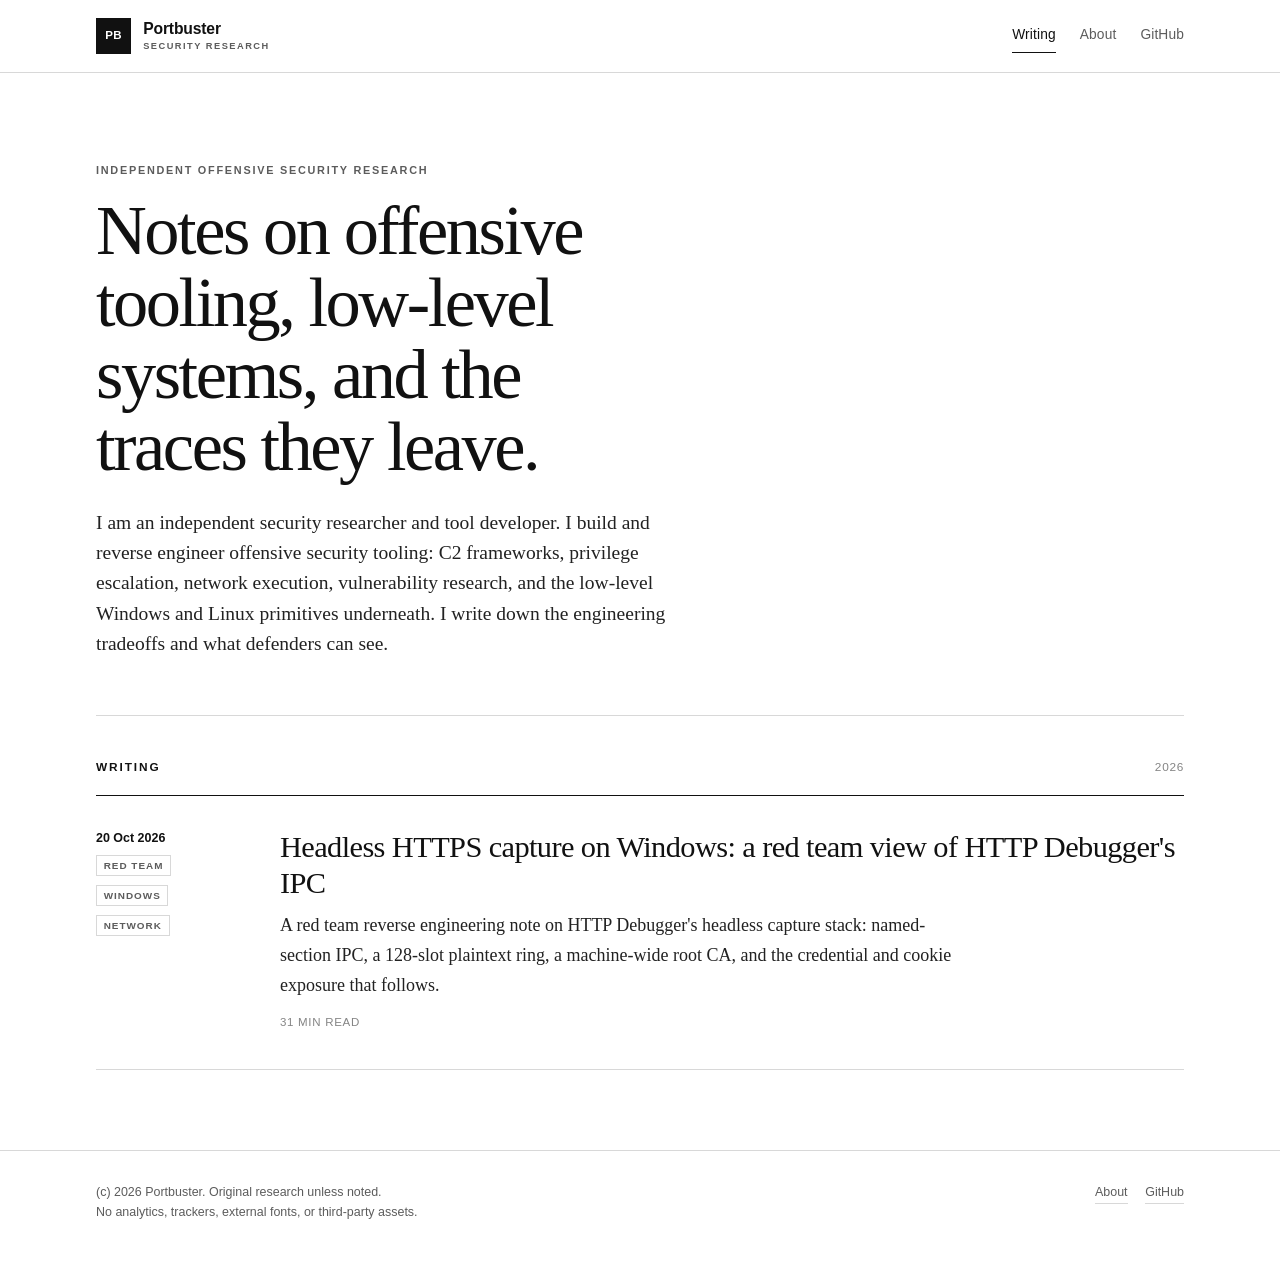
<file: index.html>
<!doctype html>
<html lang="en">
<head>
  <meta charset="utf-8">
  <meta name="viewport" content="width=device-width, initial-scale=1">
  <title>Portbuster Security Research</title>
  <meta name="description" content="Independent offensive security research and tooling: C2, privilege escalation, network execution, vulnerability research, and low-level Windows and Linux internals.">
  <link rel="canonical" href="https://portbuster1337.github.io/">
  <link rel="icon" href="/assets/favicon.svg" type="image/svg+xml">
  <link rel="stylesheet" href="/assets/style.css">
</head>
<body>
  <a class="skip" href="#main">Skip to content</a>
  <header class="site-header">
    <div class="wrap header-inner">
      <a class="brand" href="/">
        <span class="brand-mark" aria-hidden="true">PB</span>
        <span class="brand-text"><strong>Portbuster</strong><span>Security Research</span></span>
      </a>
      <nav class="nav" aria-label="Primary">
        <a href="/" aria-current="page">Writing</a>
        <a href="/about.html">About</a>
        <a href="https://github.com/portbuster1337" rel="me">GitHub</a>
      </nav>
    </div>
  </header>

  <main id="main">
    <section class="wrap home-intro">
      <p class="kicker">Independent offensive security research</p>
      <h1>Notes on offensive tooling, low-level systems, and the traces they leave.</h1>
      <p class="lede">I am an independent security researcher and tool developer. I build and reverse engineer offensive security tooling: C2 frameworks, privilege escalation, network execution, vulnerability research, and the low-level Windows and Linux primitives underneath. I write down the engineering tradeoffs and what defenders can see.</p>
    </section>

    <section class="wrap" aria-labelledby="writing">
      <div class="section-head">
        <h2 id="writing">Writing</h2>
        <span>2026</span>
      </div>
      <div class="post-list">
        <article class="post-item">
          <div class="post-date">
            <time datetime="2026-10-20">20 Oct 2026</time>
            <span class="tag">Red team</span>
            <span class="tag">Windows</span>
            <span class="tag">Network</span>
          </div>
          <div>
            <h2><a href="/posts/headless-https-capture.html">Headless HTTPS capture on Windows: a red team view of HTTP Debugger's IPC</a></h2>
            <p>A red team reverse engineering note on HTTP Debugger's headless capture stack: named-section IPC, a 128-slot plaintext ring, a machine-wide root CA, and the credential and cookie exposure that follows.</p>
            <p class="read">31 min read</p>
          </div>
        </article>
      </div>
    </section>
  </main>

  <footer class="site-footer">
    <div class="wrap footer-inner">
      <p>(c) 2026 Portbuster. Original research unless noted.<br>No analytics, trackers, external fonts, or third-party assets.</p>
      <div class="footer-links">
        <a href="/about.html">About</a>
        <a href="https://github.com/portbuster1337">GitHub</a>
      </div>
    </div>
  </footer>
</body>
</html>
</file>
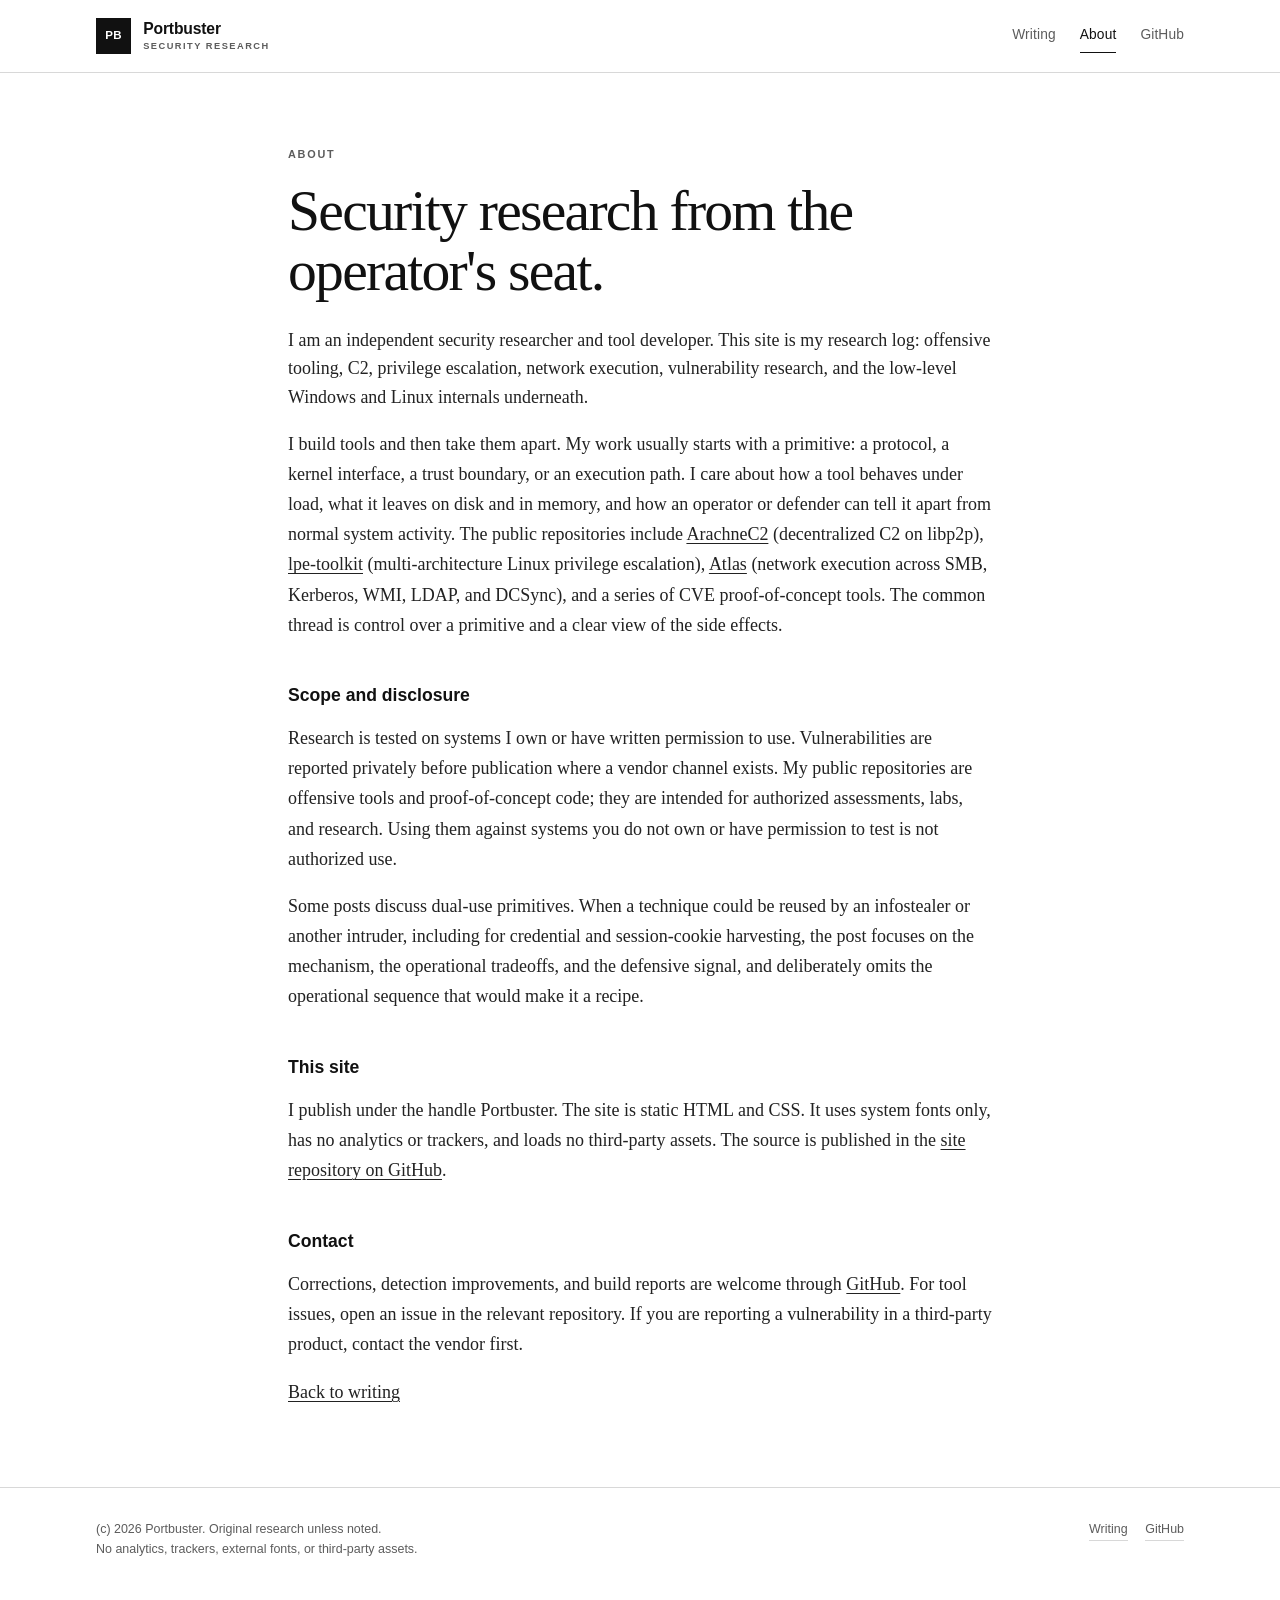
<file: about.html>
<!doctype html>
<html lang="en">
<head>
  <meta charset="utf-8">
  <meta name="viewport" content="width=device-width, initial-scale=1">
  <title>About | Portbuster Security Research</title>
  <meta name="description" content="About Portbuster, an independent security researcher and tool developer working on offensive tooling, C2, privilege escalation, network execution, vulnerability research, and low-level Windows and Linux internals.">
  <link rel="canonical" href="https://portbuster1337.github.io/about.html">
  <link rel="icon" href="/assets/favicon.svg" type="image/svg+xml">
  <link rel="stylesheet" href="/assets/style.css">
</head>
<body>
  <a class="skip" href="#main">Skip to content</a>
  <header class="site-header">
    <div class="wrap header-inner">
      <a class="brand" href="/">
        <span class="brand-mark" aria-hidden="true">PB</span>
        <span class="brand-text"><strong>Portbuster</strong><span>Security Research</span></span>
      </a>
      <nav class="nav" aria-label="Primary">
        <a href="/">Writing</a>
        <a href="/about.html" aria-current="page">About</a>
        <a href="https://github.com/portbuster1337" rel="me">GitHub</a>
      </nav>
    </div>
  </header>

  <main id="main">
    <article class="wrap simple-page">
      <p class="kicker">About</p>
      <h1>Security research from the operator's seat.</h1>
      <p class="lead">I am an independent security researcher and tool developer. This site is my research log: offensive tooling, C2, privilege escalation, network execution, vulnerability research, and the low-level Windows and Linux internals underneath.</p>

      <p>I build tools and then take them apart. My work usually starts with a primitive: a protocol, a kernel interface, a trust boundary, or an execution path. I care about how a tool behaves under load, what it leaves on disk and in memory, and how an operator or defender can tell it apart from normal system activity. The public repositories include <a href="https://github.com/portbuster1337/ArachneC2">ArachneC2</a> (decentralized C2 on libp2p), <a href="https://github.com/portbuster1337/lpe-toolkit">lpe-toolkit</a> (multi-architecture Linux privilege escalation), <a href="https://github.com/portbuster1337/Atlas">Atlas</a> (network execution across SMB, Kerberos, WMI, LDAP, and DCSync), and a series of CVE proof-of-concept tools. The common thread is control over a primitive and a clear view of the side effects.</p>

      <h2>Scope and disclosure</h2>
      <p>Research is tested on systems I own or have written permission to use. Vulnerabilities are reported privately before publication where a vendor channel exists. My public repositories are offensive tools and proof-of-concept code; they are intended for authorized assessments, labs, and research. Using them against systems you do not own or have permission to test is not authorized use.</p>
      <p>Some posts discuss dual-use primitives. When a technique could be reused by an infostealer or another intruder, including for credential and session-cookie harvesting, the post focuses on the mechanism, the operational tradeoffs, and the defensive signal, and deliberately omits the operational sequence that would make it a recipe.</p>

      <h2>This site</h2>
      <p>I publish under the handle Portbuster. The site is static HTML and CSS. It uses system fonts only, has no analytics or trackers, and loads no third-party assets. The source is published in the <a href="https://github.com/portbuster1337/portbuster1337.github.io">site repository on GitHub</a>.</p>

      <h2>Contact</h2>
      <p>Corrections, detection improvements, and build reports are welcome through <a href="https://github.com/portbuster1337">GitHub</a>. For tool issues, open an issue in the relevant repository. If you are reporting a vulnerability in a third-party product, contact the vendor first.</p>

      <p><a href="/">Back to writing</a></p>
    </article>
  </main>

  <footer class="site-footer">
    <div class="wrap footer-inner">
      <p>(c) 2026 Portbuster. Original research unless noted.<br>No analytics, trackers, external fonts, or third-party assets.</p>
      <div class="footer-links">
        <a href="/">Writing</a>
        <a href="https://github.com/portbuster1337">GitHub</a>
      </div>
    </div>
  </footer>
</body>
</html>
</file>
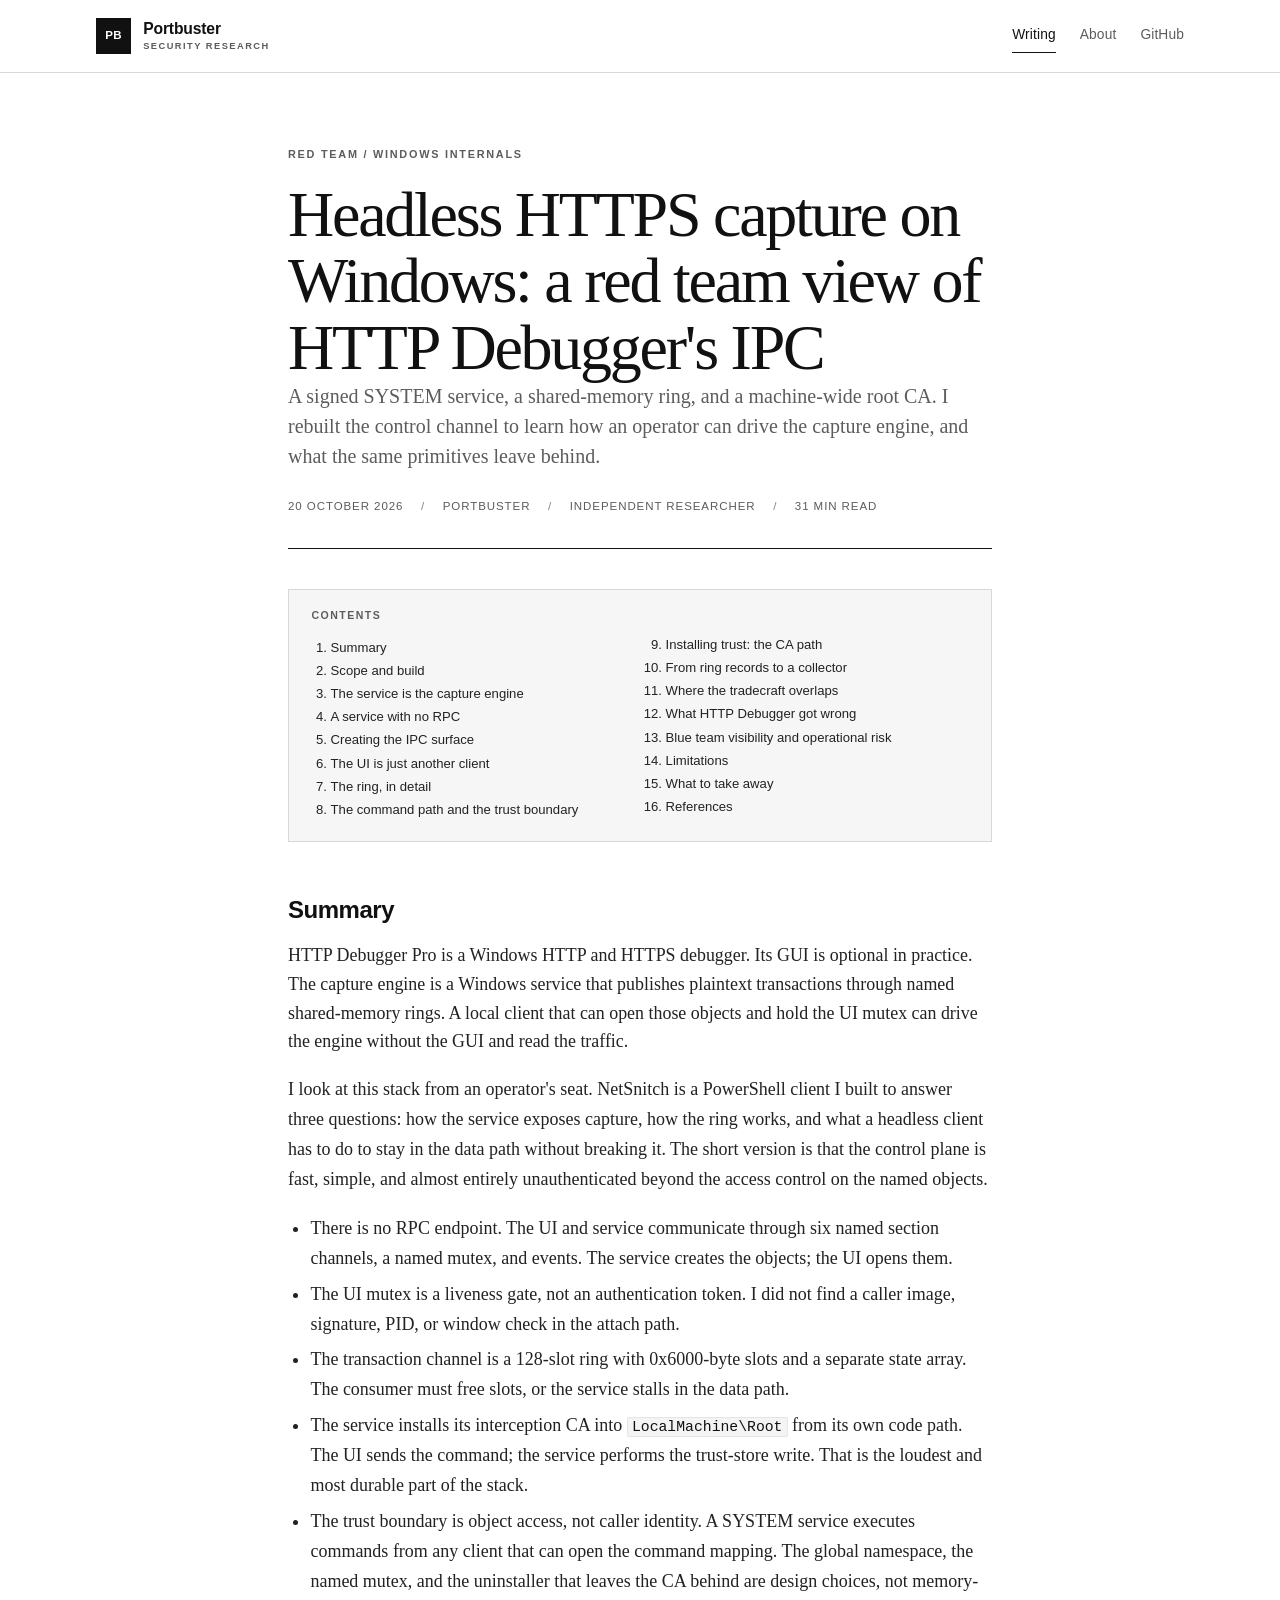
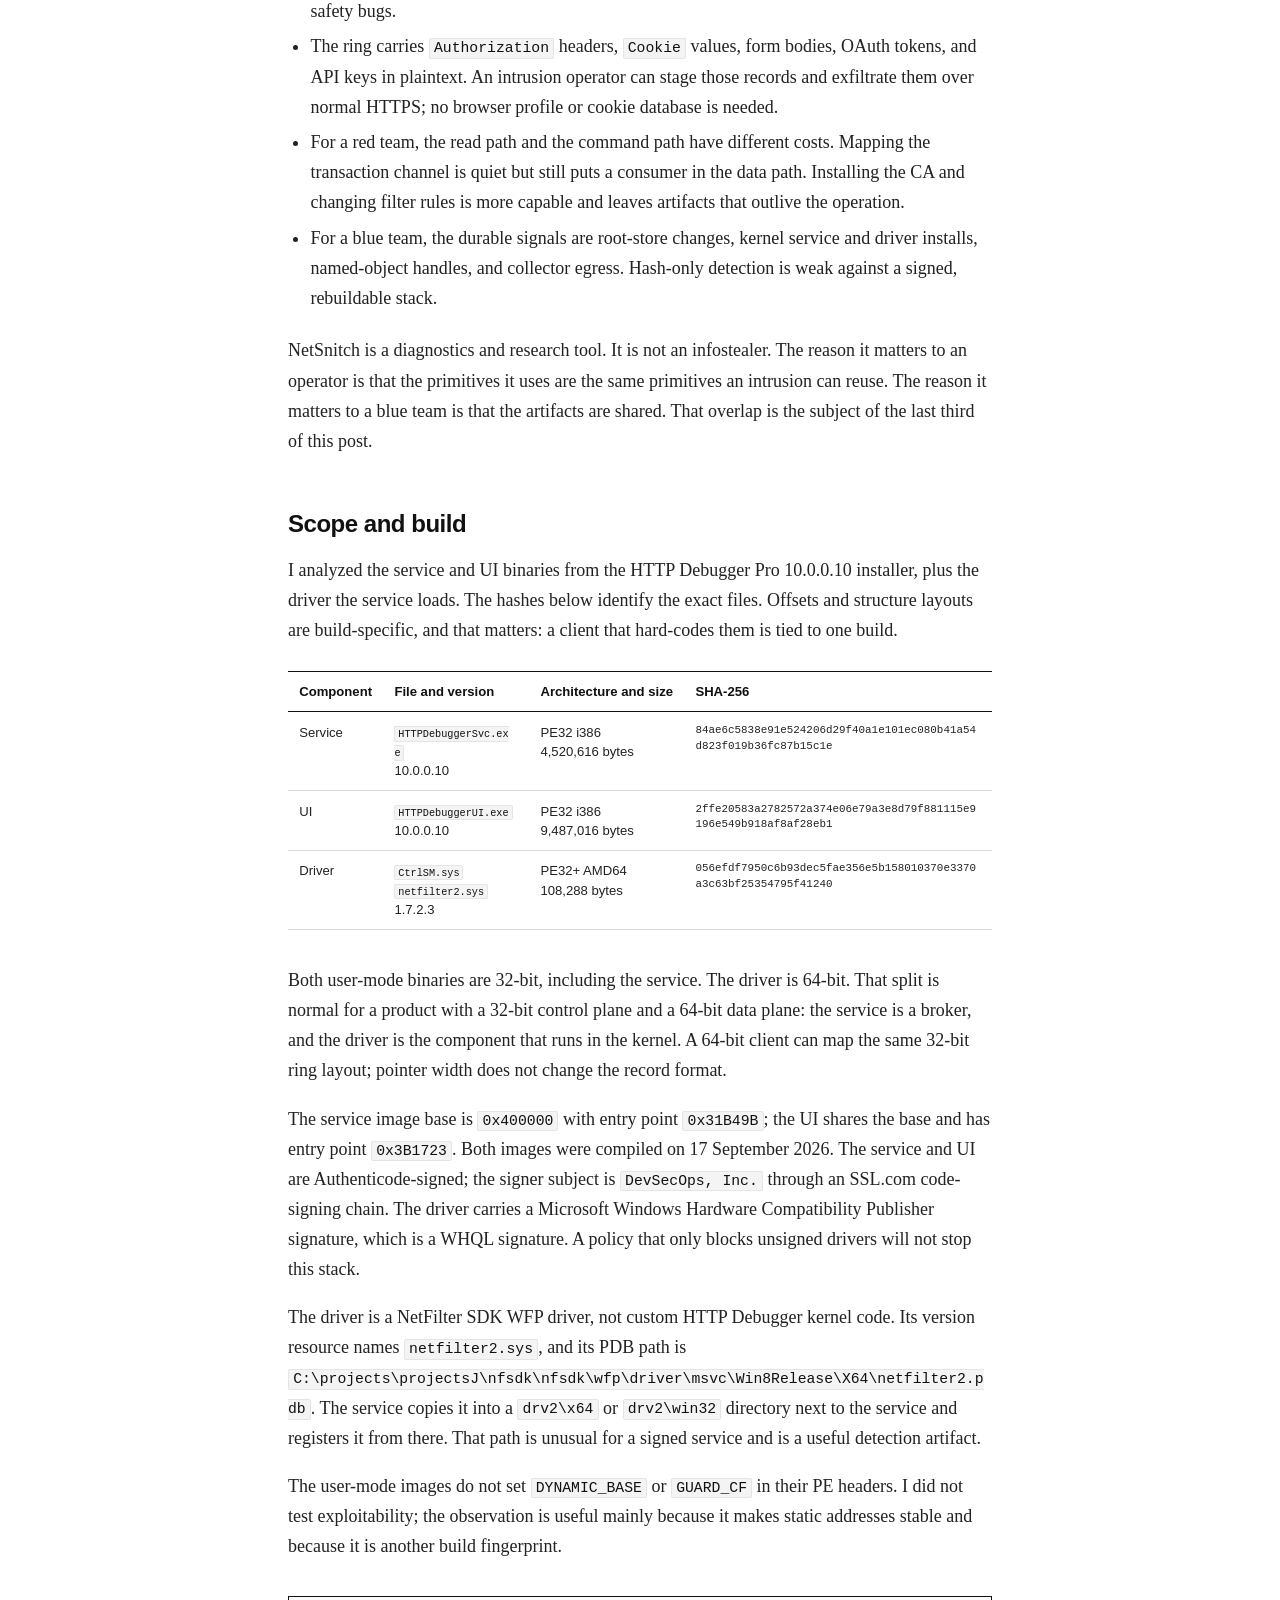
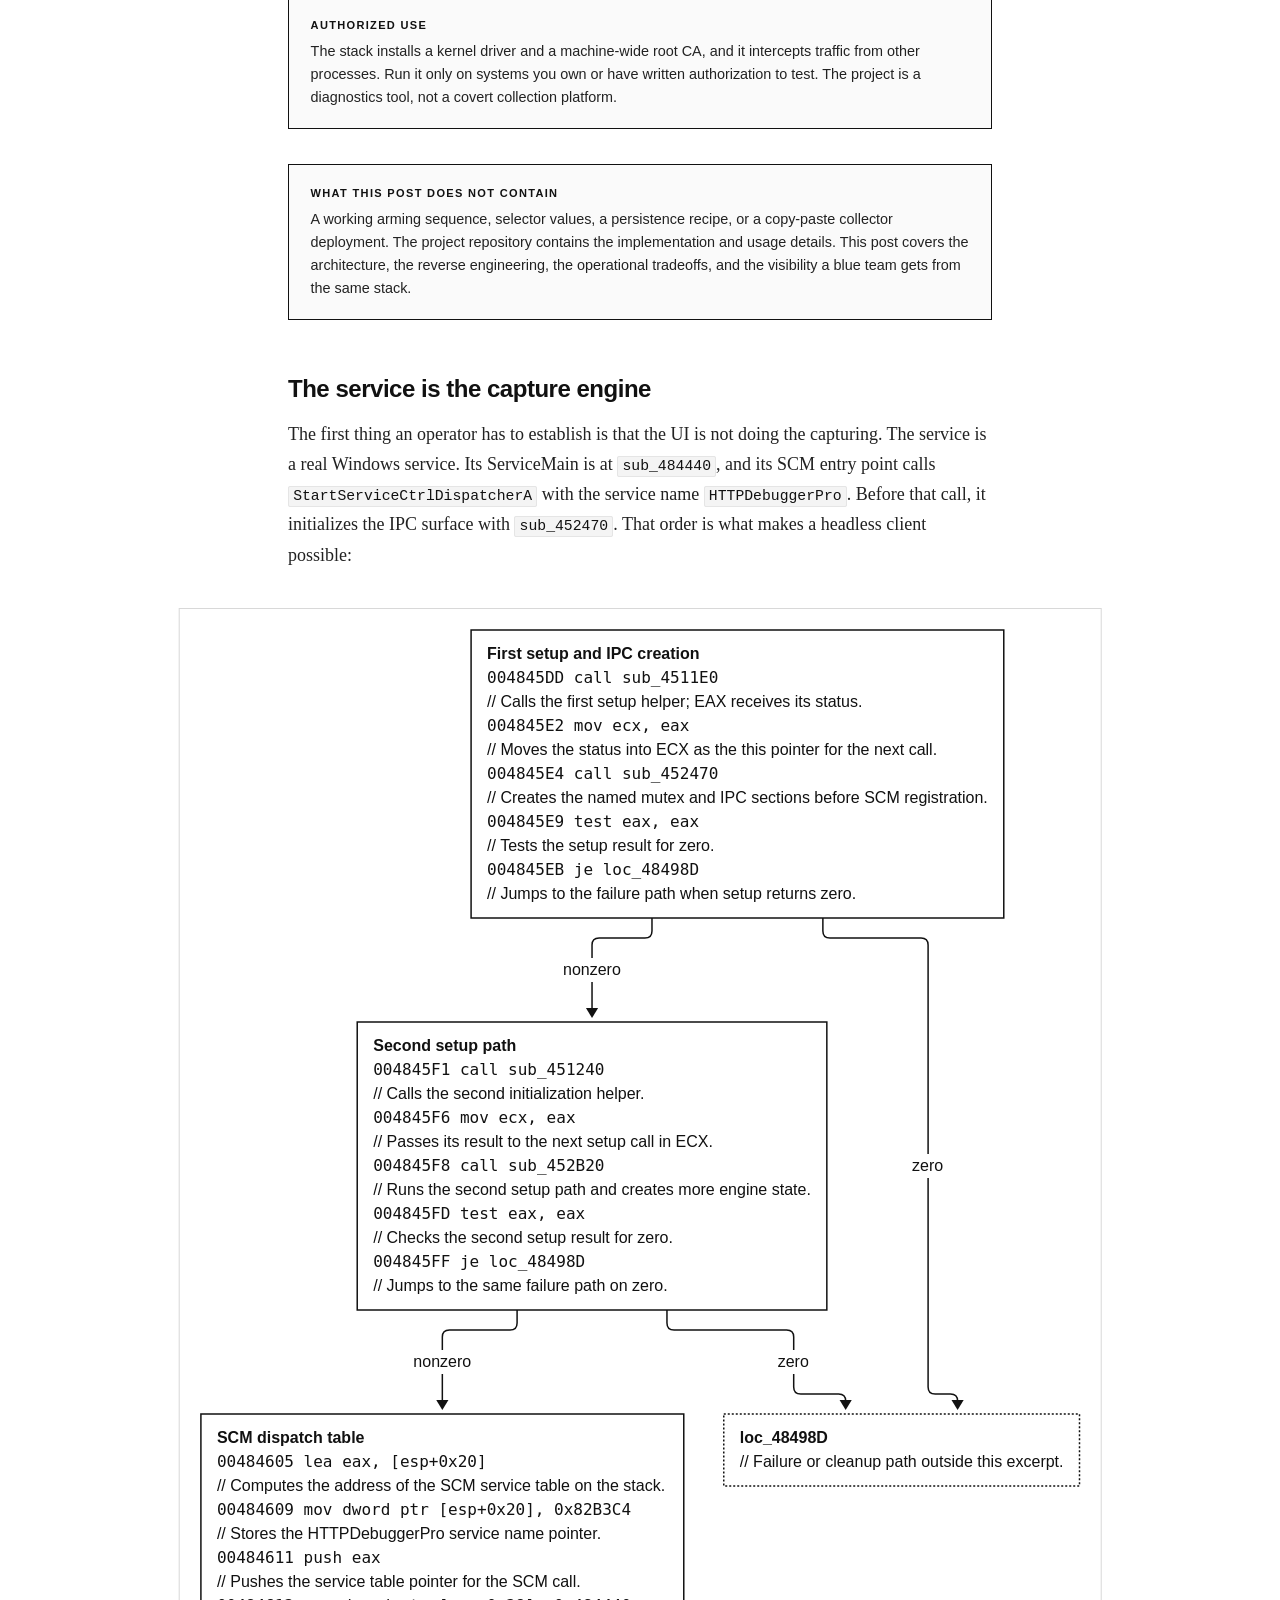
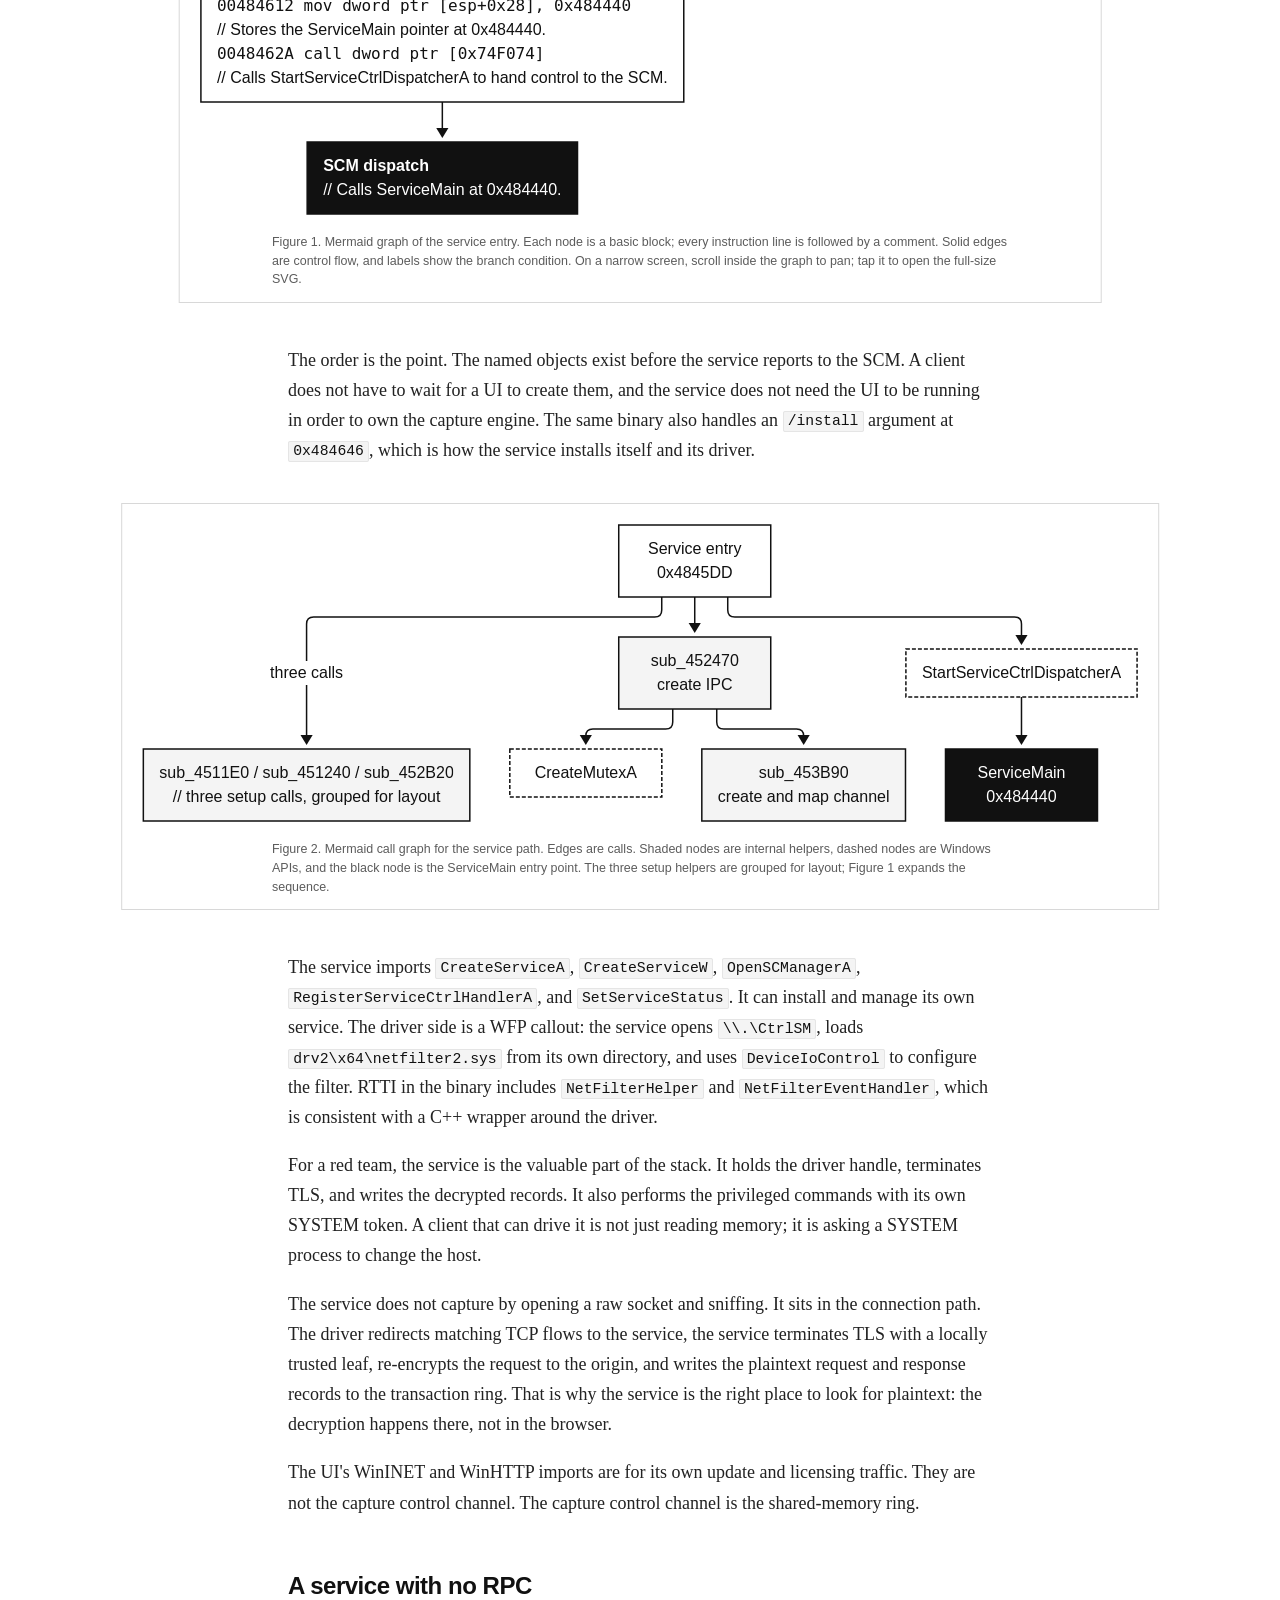
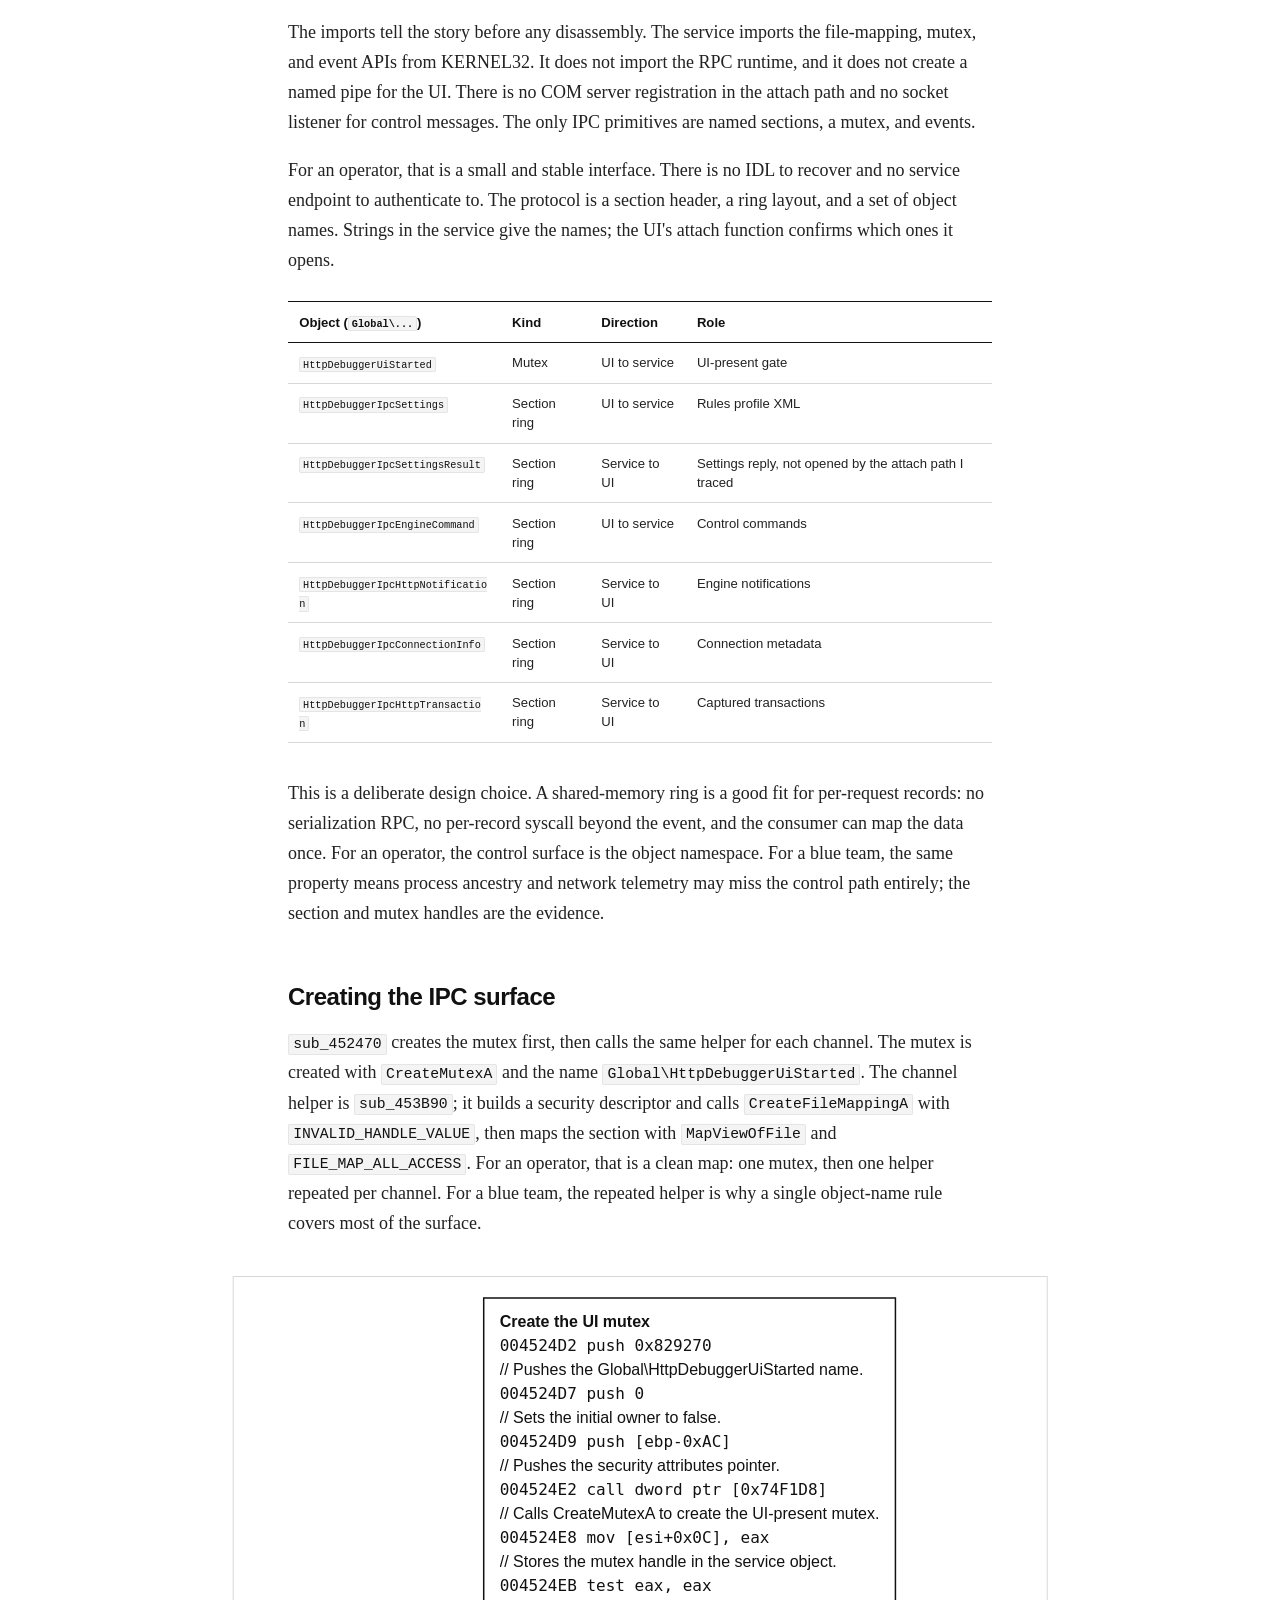
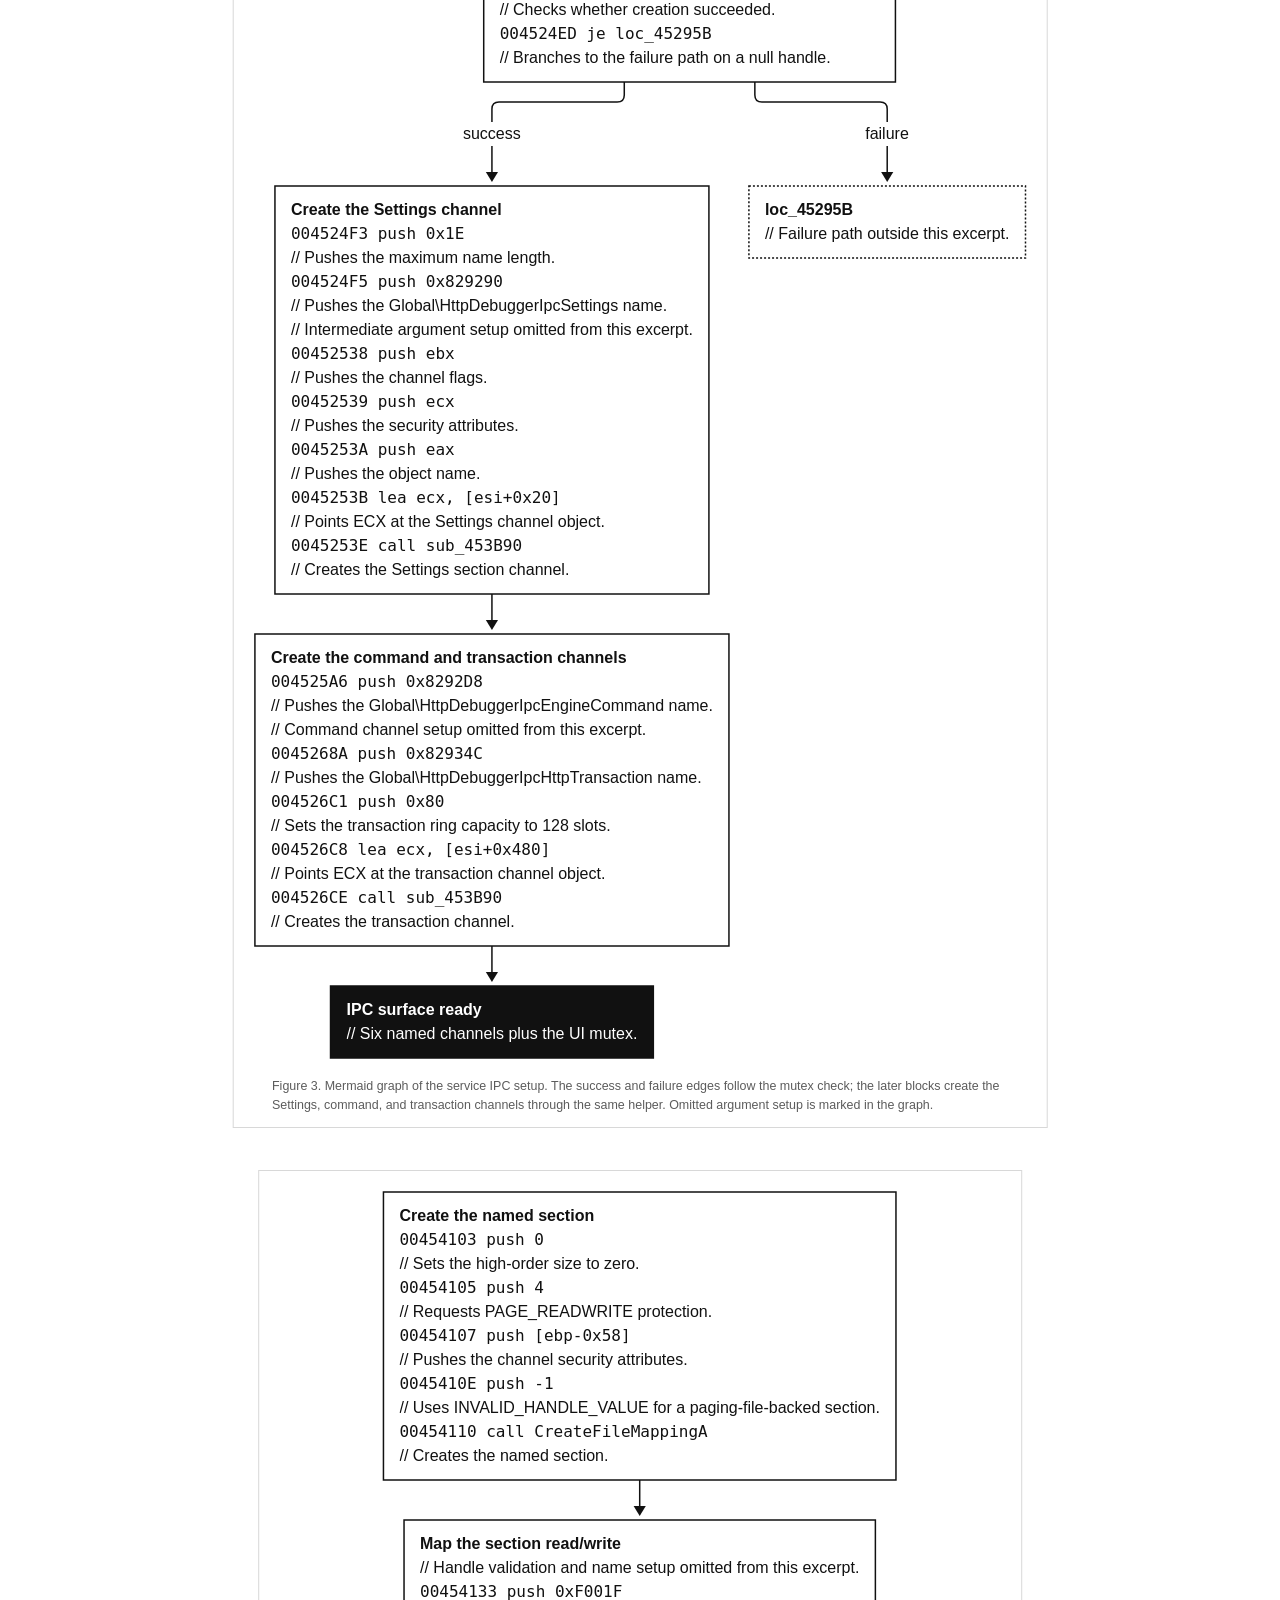
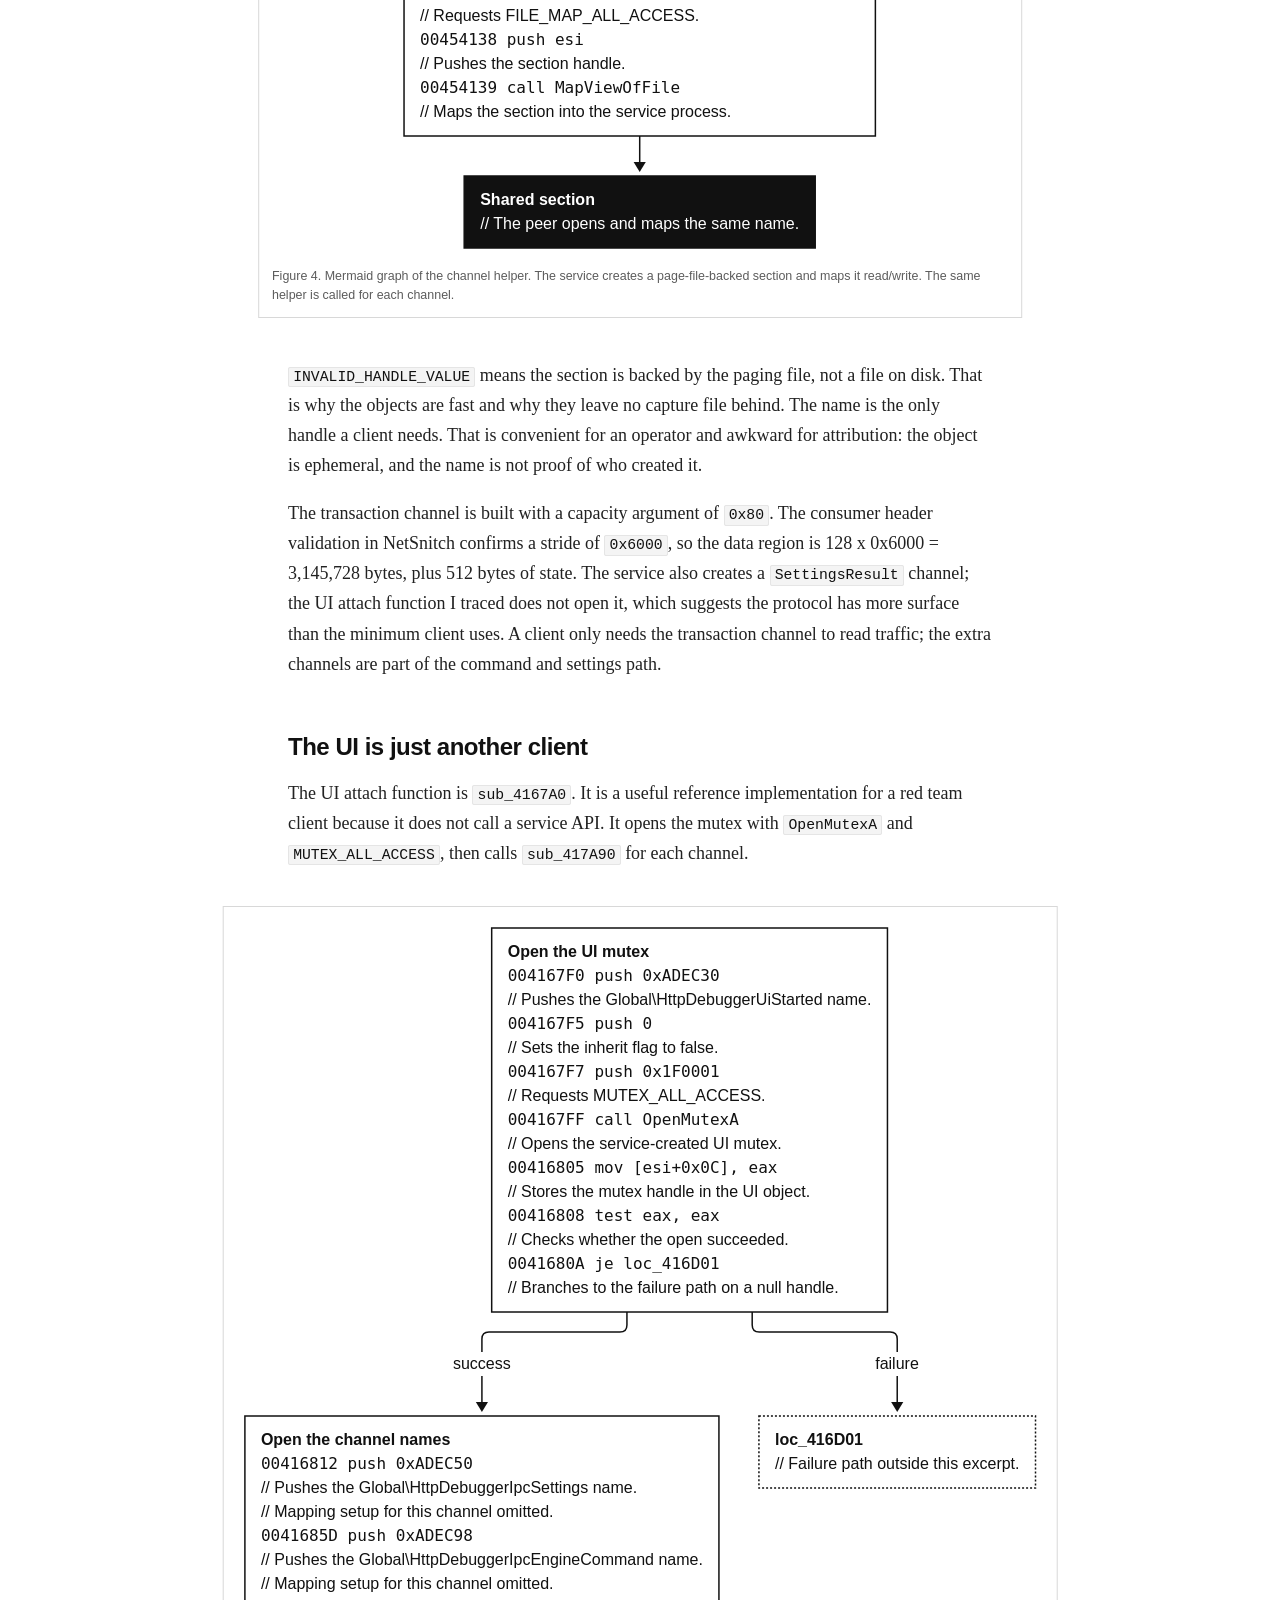
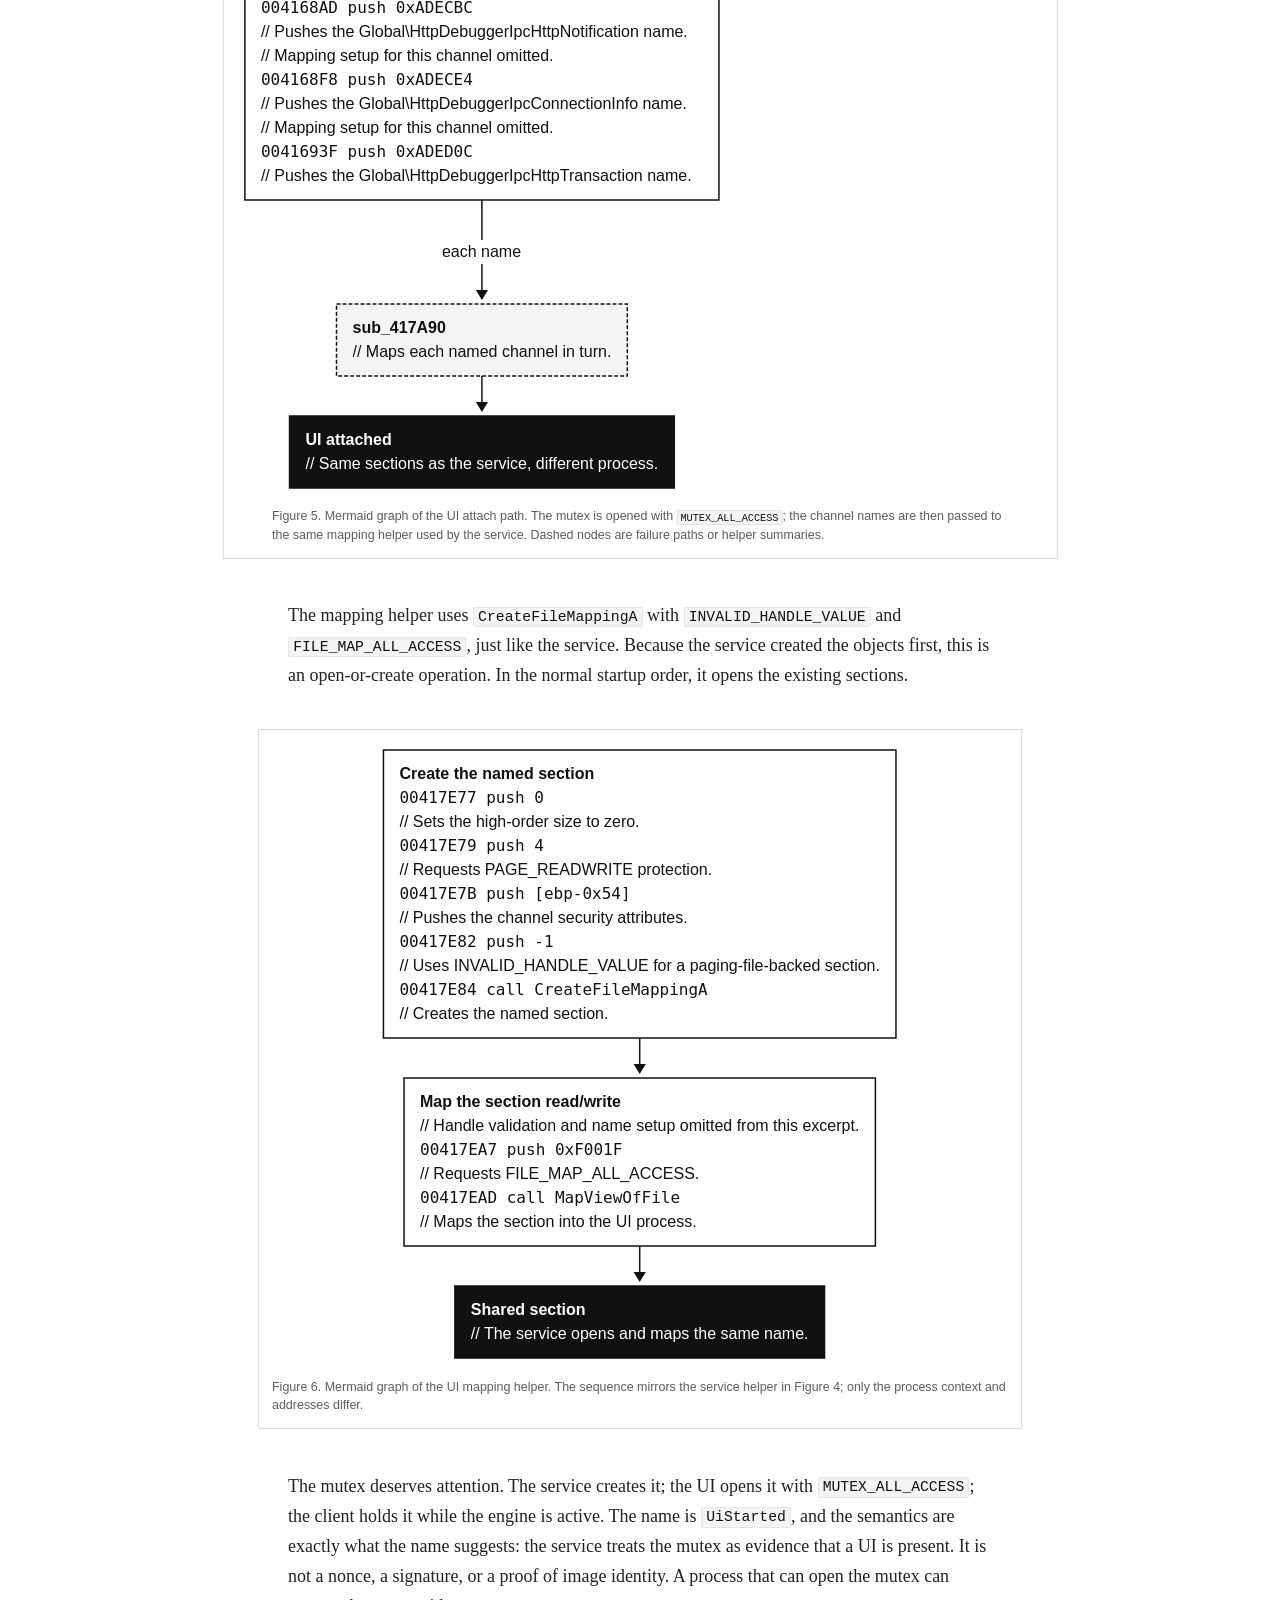
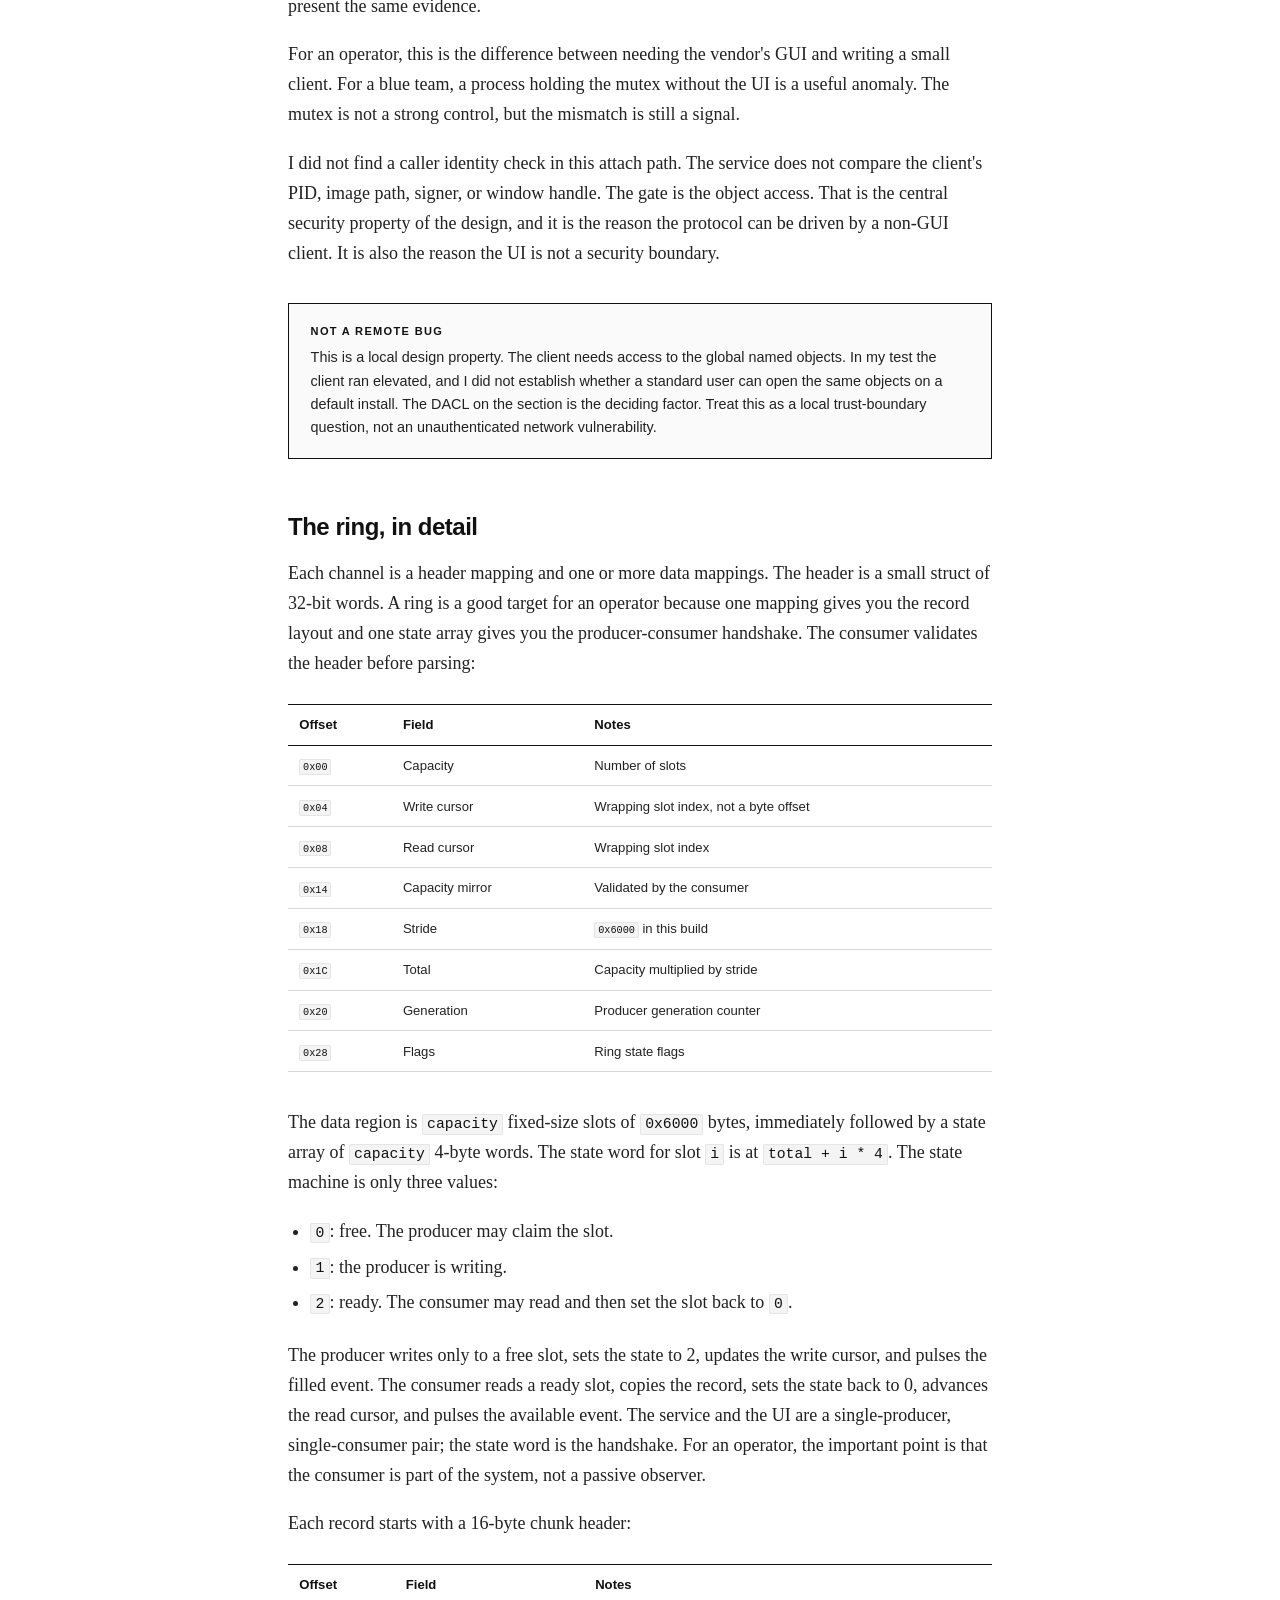
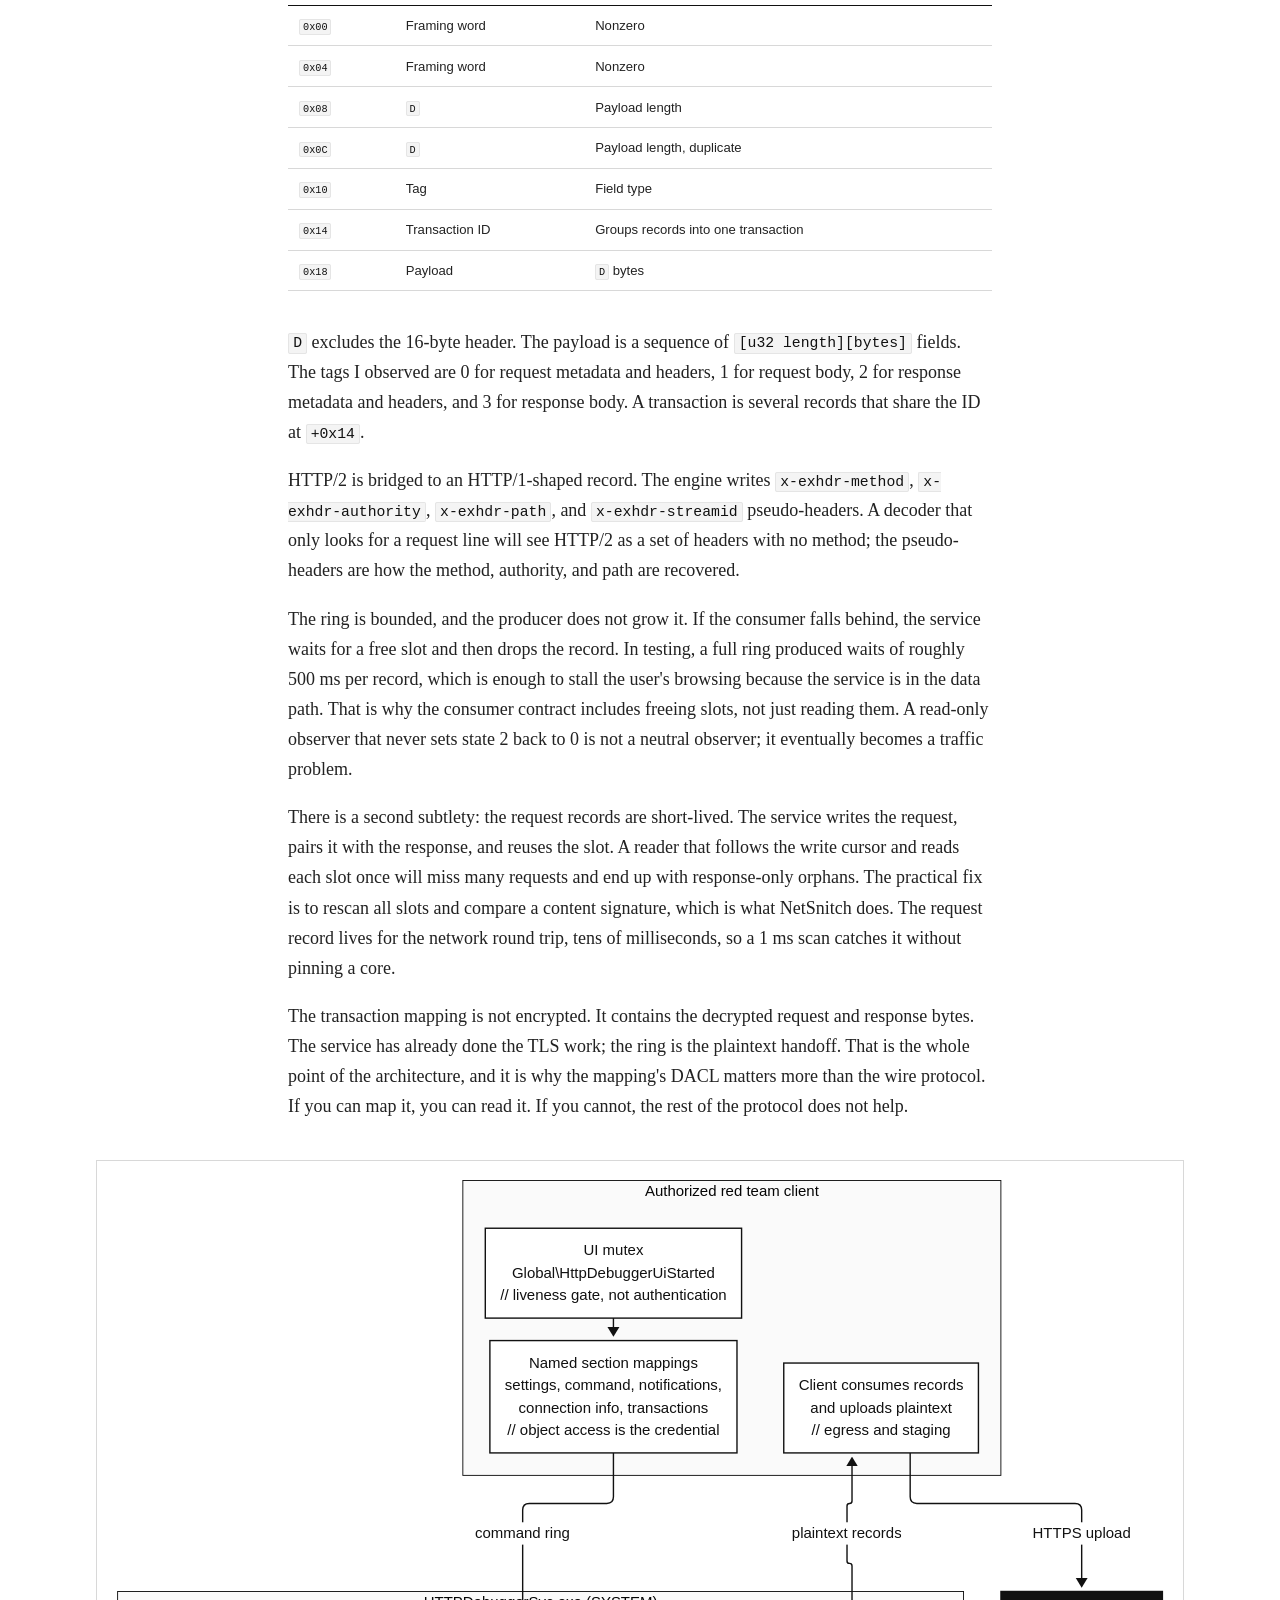
<file: posts/headless-https-capture.html>
<!doctype html>
<html lang="en">
<head>
  <meta charset="utf-8">
  <meta name="viewport" content="width=device-width, initial-scale=1">
  <title>Headless HTTPS capture on Windows: a red team view of HTTP Debugger's IPC | Portbuster</title>
  <meta name="description" content="A red team reverse engineering note on HTTP Debugger's named-section IPC, its 128-slot plaintext ring, the root CA it installs, and the credential and cookie exposure that follows.">
  <meta name="author" content="Portbuster, independent researcher">
  <link rel="canonical" href="https://portbuster1337.github.io/posts/headless-https-capture.html">
  <meta property="og:type" content="article">
  <meta property="og:title" content="Headless HTTPS capture on Windows: a red team view of HTTP Debugger's IPC">
  <meta property="og:description" content="A signed SYSTEM service, a shared-memory ring, and a machine-wide root CA. How an operator can drive the capture engine without the GUI, and how the plaintext ring becomes a credential and cookie harvesting surface.">
  <meta property="og:url" content="https://portbuster1337.github.io/posts/headless-https-capture.html">
  <meta property="og:image" content="https://portbuster1337.github.io/assets/collector-overview.png">
  <meta property="og:image:type" content="image/png">
  <meta property="og:image:width" content="1440">
  <meta property="og:image:height" content="1050">
  <meta property="og:image:alt" content="NetSnitch collector interface with four filter-aware pie charts and a paged transaction list.">
  <link rel="icon" href="/assets/favicon.svg" type="image/svg+xml">
  <link rel="stylesheet" href="/assets/style.css">
</head>
<body>
  <a class="skip" href="#main">Skip to content</a>
  <header class="site-header">
    <div class="wrap header-inner">
      <a class="brand" href="/">
        <span class="brand-mark" aria-hidden="true">PB</span>
        <span class="brand-text"><strong>Portbuster</strong><span>Security Research</span></span>
      </a>
      <nav class="nav" aria-label="Primary">
        <a href="/" aria-current="page">Writing</a>
        <a href="/about.html">About</a>
        <a href="https://github.com/portbuster1337" rel="me">GitHub</a>
      </nav>
    </div>
  </header>

  <main id="main">
    <article class="article">
      <header class="post-header">
        <p class="kicker">Red team / Windows internals</p>
        <h1>Headless HTTPS capture on Windows: a red team view of HTTP Debugger's IPC</h1>
        <p class="dek">A signed SYSTEM service, a shared-memory ring, and a machine-wide root CA. I rebuilt the control channel to learn how an operator can drive the capture engine, and what the same primitives leave behind.</p>
        <div class="post-meta">
          <time datetime="2026-10-20">20 October 2026</time>
          <span>Portbuster</span>
          <span>Independent researcher</span>
          <span>31 min read</span>
        </div>
      </header>

      <nav class="toc" aria-label="Contents">
        <h2>Contents</h2>
        <ol>
          <li><a href="#summary">Summary</a></li>
          <li><a href="#scope">Scope and build</a></li>
          <li><a href="#service">The service is the capture engine</a></li>
          <li><a href="#no-rpc">A service with no RPC</a></li>
          <li><a href="#creating">Creating the IPC surface</a></li>
          <li><a href="#ui">The UI is just another client</a></li>
          <li><a href="#ring">The ring, in detail</a></li>
          <li><a href="#commands">The command path and the trust boundary</a></li>
          <li><a href="#ca">Installing trust: the CA path</a></li>
          <li><a href="#collector">From ring records to a collector</a></li>
          <li><a href="#overlap">Where the tradecraft overlaps</a></li>
          <li><a href="#wrong">What HTTP Debugger got wrong</a></li>
          <li><a href="#detection">Blue team visibility and operational risk</a></li>
          <li><a href="#limitations">Limitations</a></li>
          <li><a href="#conclusion">What to take away</a></li>
          <li><a href="#references">References</a></li>
        </ol>
      </nav>

      <section id="summary">
        <h2>Summary</h2>
        <p class="lead">HTTP Debugger Pro is a Windows HTTP and HTTPS debugger. Its GUI is optional in practice. The capture engine is a Windows service that publishes plaintext transactions through named shared-memory rings. A local client that can open those objects and hold the UI mutex can drive the engine without the GUI and read the traffic.</p>
        <p>I look at this stack from an operator's seat. NetSnitch is a PowerShell client I built to answer three questions: how the service exposes capture, how the ring works, and what a headless client has to do to stay in the data path without breaking it. The short version is that the control plane is fast, simple, and almost entirely unauthenticated beyond the access control on the named objects.</p>
        <ul>
          <li>There is no RPC endpoint. The UI and service communicate through six named section channels, a named mutex, and events. The service creates the objects; the UI opens them.</li>
          <li>The UI mutex is a liveness gate, not an authentication token. I did not find a caller image, signature, PID, or window check in the attach path.</li>
          <li>The transaction channel is a 128-slot ring with 0x6000-byte slots and a separate state array. The consumer must free slots, or the service stalls in the data path.</li>
          <li>The service installs its interception CA into <code>LocalMachine\Root</code> from its own code path. The UI sends the command; the service performs the trust-store write. That is the loudest and most durable part of the stack.</li>
          <li>The trust boundary is object access, not caller identity. A SYSTEM service executes commands from any client that can open the command mapping. The global namespace, the named mutex, and the uninstaller that leaves the CA behind are design choices, not memory-safety bugs.</li>
          <li>The ring carries <code>Authorization</code> headers, <code>Cookie</code> values, form bodies, OAuth tokens, and API keys in plaintext. An intrusion operator can stage those records and exfiltrate them over normal HTTPS; no browser profile or cookie database is needed.</li>
          <li>For a red team, the read path and the command path have different costs. Mapping the transaction channel is quiet but still puts a consumer in the data path. Installing the CA and changing filter rules is more capable and leaves artifacts that outlive the operation.</li>
          <li>For a blue team, the durable signals are root-store changes, kernel service and driver installs, named-object handles, and collector egress. Hash-only detection is weak against a signed, rebuildable stack.</li>
        </ul>
        <p>NetSnitch is a diagnostics and research tool. It is not an infostealer. The reason it matters to an operator is that the primitives it uses are the same primitives an intrusion can reuse. The reason it matters to a blue team is that the artifacts are shared. That overlap is the subject of the last third of this post.</p>
      </section>

      <section id="scope">
        <h2>Scope and build</h2>
        <p>I analyzed the service and UI binaries from the HTTP Debugger Pro 10.0.0.10 installer, plus the driver the service loads. The hashes below identify the exact files. Offsets and structure layouts are build-specific, and that matters: a client that hard-codes them is tied to one build.</p>
        <div class="table-wrap">
          <table>
            <thead>
              <tr><th>Component</th><th>File and version</th><th>Architecture and size</th><th>SHA-256</th></tr>
            </thead>
            <tbody>
              <tr>
                <td>Service</td>
                <td><code>HTTPDebuggerSvc.exe</code><br>10.0.0.10</td>
                <td>PE32 i386<br>4,520,616 bytes</td>
                <td class="hash">84ae6c5838e91e524206d29f40a1e101ec080b41a54d823f019b36fc87b15c1e</td>
              </tr>
              <tr>
                <td>UI</td>
                <td><code>HTTPDebuggerUI.exe</code><br>10.0.0.10</td>
                <td>PE32 i386<br>9,487,016 bytes</td>
                <td class="hash">2ffe20583a2782572a374e06e79a3e8d79f881115e9196e549b918af8af28eb1</td>
              </tr>
              <tr>
                <td>Driver</td>
                <td><code>CtrlSM.sys</code><br><code>netfilter2.sys</code> 1.7.2.3</td>
                <td>PE32+ AMD64<br>108,288 bytes</td>
                <td class="hash">056efdf7950c6b93dec5fae356e5b158010370e3370a3c63bf25354795f41240</td>
              </tr>
            </tbody>
          </table>
        </div>
        <p>Both user-mode binaries are 32-bit, including the service. The driver is 64-bit. That split is normal for a product with a 32-bit control plane and a 64-bit data plane: the service is a broker, and the driver is the component that runs in the kernel. A 64-bit client can map the same 32-bit ring layout; pointer width does not change the record format.</p>
        <p>The service image base is <code>0x400000</code> with entry point <code>0x31B49B</code>; the UI shares the base and has entry point <code>0x3B1723</code>. Both images were compiled on 17 September 2026. The service and UI are Authenticode-signed; the signer subject is <code>DevSecOps, Inc.</code> through an SSL.com code-signing chain. The driver carries a Microsoft Windows Hardware Compatibility Publisher signature, which is a WHQL signature. A policy that only blocks unsigned drivers will not stop this stack.</p>
        <p>The driver is a NetFilter SDK WFP driver, not custom HTTP Debugger kernel code. Its version resource names <code>netfilter2.sys</code>, and its PDB path is <code>C:\projects\projectsJ\nfsdk\nfsdk\wfp\driver\msvc\Win8Release\X64\netfilter2.pdb</code>. The service copies it into a <code>drv2\x64</code> or <code>drv2\win32</code> directory next to the service and registers it from there. That path is unusual for a signed service and is a useful detection artifact.</p>
        <p>The user-mode images do not set <code>DYNAMIC_BASE</code> or <code>GUARD_CF</code> in their PE headers. I did not test exploitability; the observation is useful mainly because it makes static addresses stable and because it is another build fingerprint.</p>
        <div class="callout">
          <strong>Authorized use</strong>
          <p>The stack installs a kernel driver and a machine-wide root CA, and it intercepts traffic from other processes. Run it only on systems you own or have written authorization to test. The project is a diagnostics tool, not a covert collection platform.</p>
        </div>
        <div class="callout">
          <strong>What this post does not contain</strong>
          <p>A working arming sequence, selector values, a persistence recipe, or a copy-paste collector deployment. The project repository contains the implementation and usage details. This post covers the architecture, the reverse engineering, the operational tradeoffs, and the visibility a blue team gets from the same stack.</p>
        </div>
      </section>

      <section id="service">
        <h2>The service is the capture engine</h2>
        <p>The first thing an operator has to establish is that the UI is not doing the capturing. The service is a real Windows service. Its ServiceMain is at <code>sub_484440</code>, and its SCM entry point calls <code>StartServiceCtrlDispatcherA</code> with the service name <code>HTTPDebuggerPro</code>. Before that call, it initializes the IPC surface with <code>sub_452470</code>. That order is what makes a headless client possible:</p>
        <figure class="figure diagram">
          <a href="/assets/diagrams/service-entry-flow.svg" aria-label="Open the full-size Mermaid graph of the service entry">
            <img src="/assets/diagrams/service-entry-flow.svg" alt="Mermaid graph of the service entry. Three basic blocks show the first setup and IPC creation, the second setup path, and the SCM dispatch table. Every instruction line is followed by a comment." width="895" height="1200" loading="lazy" decoding="async">
          </a>
          <figcaption>Figure 1. Mermaid graph of the service entry. Each node is a basic block; every instruction line is followed by a comment. Solid edges are control flow, and labels show the branch condition. On a narrow screen, scroll inside the graph to pan; tap it to open the full-size SVG.</figcaption>
        </figure>
        <p>The order is the point. The named objects exist before the service reports to the SCM. A client does not have to wait for a UI to create them, and the service does not need the UI to be running in order to own the capture engine. The same binary also handles an <code>/install</code> argument at <code>0x484646</code>, which is how the service installs itself and its driver.</p>
        <figure class="figure diagram diagram-wide">
          <a href="/assets/diagrams/service-call-graph.svg" aria-label="Open the full-size Mermaid service call graph">
            <img src="/assets/diagrams/service-call-graph.svg" alt="Mermaid call graph for the service path. The service entry calls three grouped setup helpers, sub_452470 to create the IPC surface, and StartServiceCtrlDispatcherA. sub_452470 calls CreateMutexA and sub_453B90. The SCM dispatch calls ServiceMain at 0x484440." width="1010" height="312" loading="lazy" decoding="async">
          </a>
          <figcaption>Figure 2. Mermaid call graph for the service path. Edges are calls. Shaded nodes are internal helpers, dashed nodes are Windows APIs, and the black node is the ServiceMain entry point. The three setup helpers are grouped for layout; Figure 1 expands the sequence.</figcaption>
        </figure>
        <p>The service imports <code>CreateServiceA</code>, <code>CreateServiceW</code>, <code>OpenSCManagerA</code>, <code>RegisterServiceCtrlHandlerA</code>, and <code>SetServiceStatus</code>. It can install and manage its own service. The driver side is a WFP callout: the service opens <code>\\.\CtrlSM</code>, loads <code>drv2\x64\netfilter2.sys</code> from its own directory, and uses <code>DeviceIoControl</code> to configure the filter. RTTI in the binary includes <code>NetFilterHelper</code> and <code>NetFilterEventHandler</code>, which is consistent with a C++ wrapper around the driver.</p>
        <p>For a red team, the service is the valuable part of the stack. It holds the driver handle, terminates TLS, and writes the decrypted records. It also performs the privileged commands with its own SYSTEM token. A client that can drive it is not just reading memory; it is asking a SYSTEM process to change the host.</p>
        <p>The service does not capture by opening a raw socket and sniffing. It sits in the connection path. The driver redirects matching TCP flows to the service, the service terminates TLS with a locally trusted leaf, re-encrypts the request to the origin, and writes the plaintext request and response records to the transaction ring. That is why the service is the right place to look for plaintext: the decryption happens there, not in the browser.</p>
        <p>The UI's WinINET and WinHTTP imports are for its own update and licensing traffic. They are not the capture control channel. The capture control channel is the shared-memory ring.</p>
      </section>

      <section id="no-rpc">
        <h2>A service with no RPC</h2>
        <p>The imports tell the story before any disassembly. The service imports the file-mapping, mutex, and event APIs from KERNEL32. It does not import the RPC runtime, and it does not create a named pipe for the UI. There is no COM server registration in the attach path and no socket listener for control messages. The only IPC primitives are named sections, a mutex, and events.</p>
        <p>For an operator, that is a small and stable interface. There is no IDL to recover and no service endpoint to authenticate to. The protocol is a section header, a ring layout, and a set of object names. Strings in the service give the names; the UI's attach function confirms which ones it opens.</p>
        <div class="table-wrap">
          <table>
            <thead>
              <tr><th>Object (<code>Global\...</code>)</th><th>Kind</th><th>Direction</th><th>Role</th></tr>
            </thead>
            <tbody>
              <tr><td><code>HttpDebuggerUiStarted</code></td><td>Mutex</td><td>UI to service</td><td>UI-present gate</td></tr>
              <tr><td><code>HttpDebuggerIpcSettings</code></td><td>Section ring</td><td>UI to service</td><td>Rules profile XML</td></tr>
              <tr><td><code>HttpDebuggerIpcSettingsResult</code></td><td>Section ring</td><td>Service to UI</td><td>Settings reply, not opened by the attach path I traced</td></tr>
              <tr><td><code>HttpDebuggerIpcEngineCommand</code></td><td>Section ring</td><td>UI to service</td><td>Control commands</td></tr>
              <tr><td><code>HttpDebuggerIpcHttpNotification</code></td><td>Section ring</td><td>Service to UI</td><td>Engine notifications</td></tr>
              <tr><td><code>HttpDebuggerIpcConnectionInfo</code></td><td>Section ring</td><td>Service to UI</td><td>Connection metadata</td></tr>
              <tr><td><code>HttpDebuggerIpcHttpTransaction</code></td><td>Section ring</td><td>Service to UI</td><td>Captured transactions</td></tr>
            </tbody>
          </table>
        </div>
        <p>This is a deliberate design choice. A shared-memory ring is a good fit for per-request records: no serialization RPC, no per-record syscall beyond the event, and the consumer can map the data once. For an operator, the control surface is the object namespace. For a blue team, the same property means process ancestry and network telemetry may miss the control path entirely; the section and mutex handles are the evidence.</p>
      </section>

      <section id="creating">
        <h2>Creating the IPC surface</h2>
        <p><code>sub_452470</code> creates the mutex first, then calls the same helper for each channel. The mutex is created with <code>CreateMutexA</code> and the name <code>Global\HttpDebuggerUiStarted</code>. The channel helper is <code>sub_453B90</code>; it builds a security descriptor and calls <code>CreateFileMappingA</code> with <code>INVALID_HANDLE_VALUE</code>, then maps the section with <code>MapViewOfFile</code> and <code>FILE_MAP_ALL_ACCESS</code>. For an operator, that is a clean map: one mutex, then one helper repeated per channel. For a blue team, the repeated helper is why a single object-name rule covers most of the surface.</p>
        <figure class="figure diagram">
          <a href="/assets/diagrams/service-ipc-flow.svg" aria-label="Open the full-size Mermaid graph of the service IPC setup">
            <img src="/assets/diagrams/service-ipc-flow.svg" alt="Mermaid graph of the service IPC setup. Three basic blocks show the UI mutex creation, the Settings channel creation, and the command and transaction channel creation. Every instruction line is followed by a comment." width="787" height="1376" loading="lazy" decoding="async">
          </a>
          <figcaption>Figure 3. Mermaid graph of the service IPC setup. The success and failure edges follow the mutex check; the later blocks create the Settings, command, and transaction channels through the same helper. Omitted argument setup is marked in the graph.</figcaption>
        </figure>
        <figure class="figure diagram">
          <a href="/assets/diagrams/channel-map-flow.svg" aria-label="Open the full-size Mermaid graph of the section mapping helper">
            <img src="/assets/diagrams/channel-map-flow.svg" alt="Mermaid graph of the named section creation and mapping. The helper creates a page-file-backed section with CreateFileMappingA and maps it with MapViewOfFile." width="529" height="672" loading="lazy" decoding="async">
          </a>
          <figcaption>Figure 4. Mermaid graph of the channel helper. The service creates a page-file-backed section and maps it read/write. The same helper is called for each channel.</figcaption>
        </figure>
        <p><code>INVALID_HANDLE_VALUE</code> means the section is backed by the paging file, not a file on disk. That is why the objects are fast and why they leave no capture file behind. The name is the only handle a client needs. That is convenient for an operator and awkward for attribution: the object is ephemeral, and the name is not proof of who created it.</p>
        <p>The transaction channel is built with a capacity argument of <code>0x80</code>. The consumer header validation in NetSnitch confirms a stride of <code>0x6000</code>, so the data region is 128 x 0x6000 = 3,145,728 bytes, plus 512 bytes of state. The service also creates a <code>SettingsResult</code> channel; the UI attach function I traced does not open it, which suggests the protocol has more surface than the minimum client uses. A client only needs the transaction channel to read traffic; the extra channels are part of the command and settings path.</p>
      </section>

      <section id="ui">
        <h2>The UI is just another client</h2>
        <p>The UI attach function is <code>sub_4167A0</code>. It is a useful reference implementation for a red team client because it does not call a service API. It opens the mutex with <code>OpenMutexA</code> and <code>MUTEX_ALL_ACCESS</code>, then calls <code>sub_417A90</code> for each channel.</p>
        <figure class="figure diagram">
          <a href="/assets/diagrams/ui-attach-flow.svg" aria-label="Open the full-size Mermaid graph of the UI attach path">
            <img src="/assets/diagrams/ui-attach-flow.svg" alt="Mermaid graph of the UI attach path. The UI opens the service-created mutex, then opens the five channel names and passes each one to sub_417A90 for mapping." width="807" height="1176" loading="lazy" decoding="async">
          </a>
          <figcaption>Figure 5. Mermaid graph of the UI attach path. The mutex is opened with <code>MUTEX_ALL_ACCESS</code>; the channel names are then passed to the same mapping helper used by the service. Dashed nodes are failure paths or helper summaries.</figcaption>
        </figure>
        <p>The mapping helper uses <code>CreateFileMappingA</code> with <code>INVALID_HANDLE_VALUE</code> and <code>FILE_MAP_ALL_ACCESS</code>, just like the service. Because the service created the objects first, this is an open-or-create operation. In the normal startup order, it opens the existing sections.</p>
        <figure class="figure diagram">
          <a href="/assets/diagrams/ui-map-flow.svg" aria-label="Open the full-size Mermaid graph of the UI section mapping">
            <img src="/assets/diagrams/ui-map-flow.svg" alt="Mermaid graph of the UI section mapping. The UI creates a page-file-backed section and maps it with MapViewOfFile." width="529" height="624" loading="lazy" decoding="async">
          </a>
          <figcaption>Figure 6. Mermaid graph of the UI mapping helper. The sequence mirrors the service helper in Figure 4; only the process context and addresses differ.</figcaption>
        </figure>
        <p>The mutex deserves attention. The service creates it; the UI opens it with <code>MUTEX_ALL_ACCESS</code>; the client holds it while the engine is active. The name is <code>UiStarted</code>, and the semantics are exactly what the name suggests: the service treats the mutex as evidence that a UI is present. It is not a nonce, a signature, or a proof of image identity. A process that can open the mutex can present the same evidence.</p>
        <p>For an operator, this is the difference between needing the vendor's GUI and writing a small client. For a blue team, a process holding the mutex without the UI is a useful anomaly. The mutex is not a strong control, but the mismatch is still a signal.</p>
        <p>I did not find a caller identity check in this attach path. The service does not compare the client's PID, image path, signer, or window handle. The gate is the object access. That is the central security property of the design, and it is the reason the protocol can be driven by a non-GUI client. It is also the reason the UI is not a security boundary.</p>
        <div class="callout">
          <strong>Not a remote bug</strong>
          <p>This is a local design property. The client needs access to the global named objects. In my test the client ran elevated, and I did not establish whether a standard user can open the same objects on a default install. The DACL on the section is the deciding factor. Treat this as a local trust-boundary question, not an unauthenticated network vulnerability.</p>
        </div>
      </section>

      <section id="ring">
        <h2>The ring, in detail</h2>
        <p>Each channel is a header mapping and one or more data mappings. The header is a small struct of 32-bit words. A ring is a good target for an operator because one mapping gives you the record layout and one state array gives you the producer-consumer handshake. The consumer validates the header before parsing:</p>
        <div class="table-wrap">
          <table>
            <thead>
              <tr><th>Offset</th><th>Field</th><th>Notes</th></tr>
            </thead>
            <tbody>
              <tr><td><code>0x00</code></td><td>Capacity</td><td>Number of slots</td></tr>
              <tr><td><code>0x04</code></td><td>Write cursor</td><td>Wrapping slot index, not a byte offset</td></tr>
              <tr><td><code>0x08</code></td><td>Read cursor</td><td>Wrapping slot index</td></tr>
              <tr><td><code>0x14</code></td><td>Capacity mirror</td><td>Validated by the consumer</td></tr>
              <tr><td><code>0x18</code></td><td>Stride</td><td><code>0x6000</code> in this build</td></tr>
              <tr><td><code>0x1C</code></td><td>Total</td><td>Capacity multiplied by stride</td></tr>
              <tr><td><code>0x20</code></td><td>Generation</td><td>Producer generation counter</td></tr>
              <tr><td><code>0x28</code></td><td>Flags</td><td>Ring state flags</td></tr>
            </tbody>
          </table>
        </div>
        <p>The data region is <code>capacity</code> fixed-size slots of <code>0x6000</code> bytes, immediately followed by a state array of <code>capacity</code> 4-byte words. The state word for slot <code>i</code> is at <code>total + i * 4</code>. The state machine is only three values:</p>
        <ul>
          <li><code>0</code>: free. The producer may claim the slot.</li>
          <li><code>1</code>: the producer is writing.</li>
          <li><code>2</code>: ready. The consumer may read and then set the slot back to <code>0</code>.</li>
        </ul>
        <p>The producer writes only to a free slot, sets the state to 2, updates the write cursor, and pulses the filled event. The consumer reads a ready slot, copies the record, sets the state back to 0, advances the read cursor, and pulses the available event. The service and the UI are a single-producer, single-consumer pair; the state word is the handshake. For an operator, the important point is that the consumer is part of the system, not a passive observer.</p>
        <p>Each record starts with a 16-byte chunk header:</p>
        <div class="table-wrap">
          <table>
            <thead>
              <tr><th>Offset</th><th>Field</th><th>Notes</th></tr>
            </thead>
            <tbody>
              <tr><td><code>0x00</code></td><td>Framing word</td><td>Nonzero</td></tr>
              <tr><td><code>0x04</code></td><td>Framing word</td><td>Nonzero</td></tr>
              <tr><td><code>0x08</code></td><td><code>D</code></td><td>Payload length</td></tr>
              <tr><td><code>0x0C</code></td><td><code>D</code></td><td>Payload length, duplicate</td></tr>
              <tr><td><code>0x10</code></td><td>Tag</td><td>Field type</td></tr>
              <tr><td><code>0x14</code></td><td>Transaction ID</td><td>Groups records into one transaction</td></tr>
              <tr><td><code>0x18</code></td><td>Payload</td><td><code>D</code> bytes</td></tr>
            </tbody>
          </table>
        </div>
        <p><code>D</code> excludes the 16-byte header. The payload is a sequence of <code>[u32 length][bytes]</code> fields. The tags I observed are 0 for request metadata and headers, 1 for request body, 2 for response metadata and headers, and 3 for response body. A transaction is several records that share the ID at <code>+0x14</code>.</p>
        <p>HTTP/2 is bridged to an HTTP/1-shaped record. The engine writes <code>x-exhdr-method</code>, <code>x-exhdr-authority</code>, <code>x-exhdr-path</code>, and <code>x-exhdr-streamid</code> pseudo-headers. A decoder that only looks for a request line will see HTTP/2 as a set of headers with no method; the pseudo-headers are how the method, authority, and path are recovered.</p>
        <p>The ring is bounded, and the producer does not grow it. If the consumer falls behind, the service waits for a free slot and then drops the record. In testing, a full ring produced waits of roughly 500 ms per record, which is enough to stall the user's browsing because the service is in the data path. That is why the consumer contract includes freeing slots, not just reading them. A read-only observer that never sets state 2 back to 0 is not a neutral observer; it eventually becomes a traffic problem.</p>
        <p>There is a second subtlety: the request records are short-lived. The service writes the request, pairs it with the response, and reuses the slot. A reader that follows the write cursor and reads each slot once will miss many requests and end up with response-only orphans. The practical fix is to rescan all slots and compare a content signature, which is what NetSnitch does. The request record lives for the network round trip, tens of milliseconds, so a 1 ms scan catches it without pinning a core.</p>
        <p>The transaction mapping is not encrypted. It contains the decrypted request and response bytes. The service has already done the TLS work; the ring is the plaintext handoff. That is the whole point of the architecture, and it is why the mapping's DACL matters more than the wire protocol. If you can map it, you can read it. If you cannot, the rest of the protocol does not help.</p>
        <figure class="figure diagram diagram-wide">
          <a href="/assets/diagrams/architecture.svg" aria-label="Open the full-size Mermaid architecture graph">
            <img src="/assets/diagrams/architecture.svg" alt="Mermaid architecture graph. An authorized red team client holds the UI mutex and maps named sections. It sends commands to HTTPDebuggerSvc.exe, which imports a LocalMachine root CA, programs WFP rules, and publishes plaintext records to a 128-slot transaction ring. The client drains the ring and uploads to a collector." width="1133" height="1128" loading="lazy" decoding="async">
          </a>
          <figcaption>Figure 7. Mermaid graph of the capture and IPC architecture. The client is the operator-controlled process; the service is the SYSTEM broker; the driver is in the TCP path; the transaction ring is the plaintext handoff. The collector is a separate egress and staging risk.</figcaption>
        </figure>
      </section>

      <section id="commands">
        <h2>The command path and the trust boundary</h2>
        <p>The command ring uses the same chunk header and a 12-byte command body. The first word is the selector; the next two words are reserved in the records I observed; an optional payload follows. The service dispatches the selector through an internal command table. The exact ordinals are version-specific and are not reproduced here. The public project documentation covers the implementation.</p>
        <p>The commands that matter are the ones that install the CA, build the port rules, apply the rules profile, and complete the user handshake. The order is load-bearing: the CA must be trusted before 443 is intercepted, the rules must be built before they can be applied, and the engine does not publish transactions until the handshake completes. The settings profile is separate: it is pushed over the Settings channel as a length-prefixed XML document. Writing <code>settings.xml</code> to disk is not enough; the service's live profile is set by the IPC push.</p>
        <p>The service validates the selector and logs invalid ones. That validation is a protocol check, not an authorization check. Once the record is accepted, the service performs the action with its own token. The client does not need to be the UI, and it does not need to present a certificate. It needs a writable mapping and the mutex.</p>
        <p>The result is a local confused-deputy pattern. The service runs with more privilege than the client, but it accepts commands from a client whose only credential is access to the object. If the DACL allows a lower-privileged process to open the command ring, that process can ask the service to install a CA, change the filter rules, or publish plaintext. If the DACL does not, the boundary holds. The protocol does not add a second check.</p>
        <p>For a red team, this is the main tradeoff. The read path is a memory mapping and a consumer loop. The command path is a request to a SYSTEM service to change trust, filter rules, and engine state. The read path is quieter but still puts a consumer in the data path. The command path is more capable but leaves durable artifacts. The objective should decide which one is in scope, not convenience.</p>
      </section>

      <section id="ca">
        <h2>Installing trust: the CA path</h2>
        <p>HTTPS interception only works if the client trusts the interception CA. The service handles that itself. The binary imports the CRYPT32 certificate-store APIs and contains the CA name <code>HTTP DEBUGGER CA for DEBUG ONLY</code> and a file name <code>HTTP DEBUGGER CA for DEBUG ONLY 3.cer</code>. The import routine is <code>sub_4DA950</code>. For an operator, this is the step that turns a network filter into transparent plaintext. For a blue team, it is the most durable artifact in the stack.</p>
        <figure class="figure diagram">
          <a href="/assets/diagrams/ca-import-flow.svg" aria-label="Open the full-size Mermaid graph of the CA import path">
            <img src="/assets/diagrams/ca-import-flow.svg" alt="Mermaid graph of the CA import path. The function selects the LocalMachine store scope, opens the Root store with CertOpenStore, and adds the encoded certificate with CertAddEncodedCertificateToStore. Every instruction line is followed by a comment." width="697" height="1520" loading="lazy" decoding="async">
          </a>
          <figcaption>Figure 8. Mermaid graph of the certificate import path. The zero branch selects <code>LocalMachine</code>; the nonzero branch is outside this excerpt. The black node is the resulting machine-wide trust anchor, which survives service removal.</figcaption>
        </figure>
        <p>The function is a general-purpose importer. It takes the certificate bytes, a length, a store name, and a scope flag. The caller passes <code>Root</code> and zero for the scope, which selects <code>LocalMachine</code>. The store provider is the wide-character system-store provider, so the store name is converted to the form that provider expects before the call. The add disposition is <code>CERT_STORE_ADD_USE_EXISTING</code>, so a repeat install updates the existing entry instead of creating duplicates.</p>
        <p>The CA is installed by the service, not by the UI. The UI sends the command; the service performs the trust-store write. A registry or ETW event for that write should show the service process, not the UI, so a blue team should not limit the search to PowerShell or the UI process. An operator should assume that the trust change is visible at the service boundary.</p>
        <p>Once the CA is trusted, the service can mint a leaf for any host it intercepts, present it to the client, and relay the connection to the origin. The client sees a valid chain because the root is in <code>LocalMachine\Root</code>. Certificate pinning and applications that ship their own trust store will fail closed; the interception is not universal. But for the large set of applications that use the Windows trust store and do not pin, the plaintext is available.</p>
        <p>The CA outlives the service. The project's uninstall path stops and deletes the service but does not remove the root CA. For an operator, that is a cleanup problem and a reason to treat the trust anchor as a host change, not a transient tool artifact. For a blue team, it is a persistence artifact: the trust anchor remains after the capture stack is gone. If you find the CA without the service, you have found a trust-store change that outlived its installer.</p>
        <div class="callout">
          <strong>What the CA is not</strong>
          <p>It is not a vulnerability in TLS. It is the normal local trust model doing what it is designed to do. The security question is who can add a root and whether the endpoint notices.</p>
        </div>
      </section>

      <section id="collector">
        <h2>From ring records to a collector</h2>
        <p>Reading the ring is only half the operator problem. The other half is turning transient slots into a searchable record. NetSnitch's pump groups records by transaction ID, reconstructs the request line and URL from HTTP/1 or the <code>x-exhdr-*</code> pseudo-headers, inflates gzip or deflate bodies by magic bytes, and waits for a short settle window before emitting a transaction. It filters the collector's own uploads by host so a capture does not feed back into itself.</p>
        <p>The collector is convenient, but it is also the point where plaintext leaves the host. For a red team, that is a staging and triage decision with its own detection surface. For a blue team, it is the easiest part of the stack to observe from the network and the easiest part for an operator to move.</p>
        <p>The agent uploads finished transactions as JSON. When the queue is busy, it coalesces up to 128 batches or 8 MB into one <code>application/x-ndjson</code> POST. The collector parses each line, inserts the whole set in one SQLite transaction, and trims each affected agent to its newest 20,000 rows. WAL mode and <code>synchronous=NORMAL</code> keep the write path cheap; the database is a capture cache, not a ledger.</p>
        <p>The web UI is deliberately metadata-first. The list query returns only the columns needed for the row: time, method, URL, host, status, process, user, and body lengths. Expanding a row fetches the full headers and bodies on demand. The search box scans the full stored record, including request and response headers and bodies, plus URL, host, method, status, process, and user. Method, status class, and process filters combine with the search, and the same filter clause is used by paging, the live tail, and the statistics endpoint, so the charts and the grid cannot disagree.</p>
        <p>The four pies summarize domain, method, status class, and process. Each pie keeps the top categories and adds a remainder slice, so the percentages add up to the full filtered total. Clicking a slice or a legend entry applies that value as a filter. The delete control removes the agent row and all of its transactions in one transaction, and it requires a session.</p>
        <p>The screenshots below come from an isolated Any.run Windows VM test. The agent ran in that VM and uploaded the captures to the collector. The figures are filtered to public static assets; account and login traffic is not shown.</p>
        <figure class="shot">
          <a href="/assets/collector-overview.png"><img src="/assets/collector-overview.png" alt="NetSnitch collector agent view with four pie charts for domain, method, status class, and process above a paged list of captured HTTPS transactions." width="1440" height="1050" loading="lazy"></a>
          <figcaption>Figure 9. The collector after an Any.run Windows VM test in an isolated environment. The view is filtered to <code>assets.msn.com</code>; the pies, the match count, and the paged rows all use the same predicate.</figcaption>
        </figure>
        <p>Expanding a row fetches the full record on demand. This is where the storage format becomes visible: the collector keeps the reconstructed request headers, the raw HTTP/2 header block, the response headers, and the response body. The detail below is a static ad-status script from the same test, chosen because it contains no credential material.</p>
        <figure class="shot">
          <a href="/assets/collector-detail.png"><img src="/assets/collector-detail.png" alt="Expanded NetSnitch transaction showing request headers, the raw HTTP/2 header block, response headers, and a one-line JavaScript response body." width="1080" height="1125" loading="lazy"></a>
          <figcaption>Figure 10. An expanded transaction from the same test. The request headers, the raw HTTP/2 header block, the response headers, and the response body are all preserved. This row is a static ad-status script, so no credential material is displayed.</figcaption>
        </figure>
        <p>For an operator, this is a reasonable triage design for a single analyst and a handful of agents. It is not a SIEM, and it is not hardened. The search is a set of SQL <code>LIKE</code> predicates over the stored text, not a tokenized index; at 20,000 rows per agent it is fine, and at millions it will not be. The collector also has no ingest authentication: the login protects the UI, but <code>/api/ingest</code> is open so agents can post without a password. Put the collector behind a VPN or an authenticating proxy, and treat the database as sensitive material. A staging point that holds full headers and bodies is a credential store whether or not that was the intent.</p>
        <p>The agent's uploader has a related weakness: it accepts any TLS certificate for the collector connection, because the capture engine may intercept its own upload. That is a pragmatic lab choice, not a production design. Pin the collector certificate or exempt the collector host from interception if you need the upload channel to be trustworthy. For a red team, that is an operational risk, not a feature.</p>
      </section>

      <section id="overlap">
        <h2>Where the tradecraft overlaps</h2>
        <p>NetSnitch is a diagnostics tool. It is not an infostealer. It captures full transactions for inspection and sends them to a collector; it does not parse browser credential stores, decrypt browser profiles, or prioritize cookies, tokens, and wallets. The distinction matters for intent, scope, and containment. It does not change the Windows primitives.</p>
        <p>The primitives are the same ones an intrusion operator can reuse. A credential stealer can use a signed network filter and a locally trusted CA to read authentication traffic after the client decrypts it. It does not have to touch the browser's cookie database, defeat profile encryption, or inject into the browser. It can sit in the connection path and take the plaintext.</p>
        <ul>
          <li>A signed kernel component in the network path.</li>
          <li>A user-mode service that brokers plaintext.</li>
          <li>A root CA that makes interception transparent to the client.</li>
          <li>A headless control channel that does not need a GUI.</li>
          <li>A collector or staging point that prioritizes the results.</li>
        </ul>
        <p>For a red team, the lesson is that network interception is an alternative to browser credential theft. It has different artifacts and different risk. There is no browser profile access and no cookie database to parse, but there is a durable root CA, a kernel driver, and a plaintext staging point. The choice between those paths is an operational tradeoff, not a capability gap.</p>
        <p>For an intrusion operator focused on credentials, the target set is different: login forms, OAuth tokens, session cookies, API keys, cryptocurrency exchange sessions, and anything else that appears in headers or bodies. The collection layer would parse and rank those fields. The network layer would be the same. This is why "it is only a debugger" is not a sufficient security argument. The capability is dual-use, and the endpoint cannot infer intent from a shared-memory read.</p>
        <div class="callout">
          <strong>The credential and cookie problem</strong>
          <p>The ring is not just a debugging convenience. It carries <code>Authorization</code> headers, <code>Cookie</code> and <code>Set-Cookie</code> values, form bodies, OAuth tokens, and API keys in plaintext. An intrusion operator who can map the ring can select those fields, stage them, and exfiltrate them over ordinary HTTPS. There is no browser profile to decrypt and no cookie database to parse. The result is session hijacking and account takeover material, which is the main reason this design matters beyond debugging.</p>
        </div>
        <h3 id="wrong">What HTTP Debugger got wrong</h3>
        <p>The product is not malware. The problems below are trust-boundary choices that make a dual-use capability easier to abuse. None of them is a memory-safety bug, and several depend on the DACL or directory permissions in a given install; I did not verify those defaults on every supported Windows version.</p>
        <div class="table-wrap">
          <table>
            <thead>
              <tr><th>Design choice</th><th>Why it matters</th><th>Safer boundary</th></tr>
            </thead>
            <tbody>
              <tr>
                <td>The UI is authenticated by a mutex and object access, not caller identity.</td>
                <td>Any process that can open the mutex and mappings can present the same evidence. The mutex is a liveness flag, not a credential.</td>
                <td>Bind the channel to an authenticated client identity and verify image, signer, and logon SID.</td>
              </tr>
              <tr>
                <td>The SYSTEM service executes command selectors from any client with a writable mapping.</td>
                <td>A confused-deputy pattern: the client asks the service to install a CA, program WFP rules, or publish plaintext with the service token. Logging invalid selectors is not authorization.</td>
                <td>Authorize each command against the caller and require explicit consent for trust-store and driver changes.</td>
              </tr>
              <tr>
                <td>The CA is machine-wide and labeled <code>DEBUG ONLY</code>.</td>
                <td>The trust change applies to every user and service that uses the Windows store, and it survives uninstall. A debug-only anchor should not be written to <code>LocalMachine\Root</code> in production.</td>
                <td>Use a per-user store, require consent, and remove the anchor on uninstall.</td>
              </tr>
              <tr>
                <td>The control objects live in <code>Global\</code> and are not bound to a session or desktop.</td>
                <td>Cross-session access depends entirely on the DACL. If it is broader than the UI's logon, the service becomes a local privilege boundary bypass.</td>
                <td>Use a per-session namespace and a DACL restricted to the interactive user and the service SID.</td>
              </tr>
              <tr>
                <td>The service loads a WHQL-signed driver from its install directory.</td>
                <td>A WHQL signature defeats "block unsigned" policy. If the install directory is writable by a lower-privileged user, driver replacement becomes a privilege boundary.</td>
                <td>Install under a hardened ACL, verify the driver path and signer at load, and run with a restricted token.</td>
              </tr>
              <tr>
                <td>The uninstaller removes the service but leaves the CA.</td>
                <td>The trust anchor outlives the tool. That is a cleanup defect and a persistence artifact for an intrusion operator.</td>
                <td>Remove the CA on uninstall and provide a verifiable cleanup report.</td>
              </tr>
            </tbody>
          </table>
        </div>
        <p>Taken together, the design gives a local client a path to a SYSTEM trust change and plaintext egress. That is not a remote vulnerability, and a tight DACL may mitigate the worst of it. But the product does not treat the GUI as a security boundary, and it should. The important question is not whether a user can run a debugger; it is whether any process that can open the objects can make the service act for it.</p>
        <p>The overlap also changes the defensive priority. Browser-specific detections that look for access to the cookie database will miss a network interception path. Disk forensics that recover a browser profile will miss tokens that were captured in transit and never written to disk. The controls that matter are the ones that watch the trust anchor, the driver, the service, and the egress.</p>
      </section>

      <section id="detection">
        <h2>Blue team visibility and operational risk</h2>
        <p>From an operator's seat, detection is the cost side of the operation. The order below follows impact and durability, not the order of execution. A new root CA is the highest-signal event because it changes the trust decision for every application that uses the machine store. A new kernel service or driver is next. Named-object handles and process ancestry are supporting evidence. Network egress is the last mile, and it is the easiest for an operator to change.</p>
        <div class="table-wrap">
          <table>
            <thead>
              <tr><th>Stage</th><th>Artifact</th><th>Blue team visibility</th><th>Operator risk</th></tr>
            </thead>
            <tbody>
              <tr>
                <td>Trust anchor</td>
                <td>CA subject <code>HTTP DEBUGGER CA for DEBUG ONLY</code>; file <code>HTTP DEBUGGER CA for DEBUG ONLY 3.cer</code>; <code>LocalMachine\Root</code></td>
                <td><code>certutil -store Root</code>; PowerShell <code>Cert:\LocalMachine\Root</code>; Sysmon 13 on <code>HKLM\SOFTWARE\Microsoft\SystemCertificates\Root\Certificates</code>; Security 4657 with SACL. Alert on any new root CA outside a change window.</td>
                <td>Durable and machine-wide. It survives service removal, so it is the hardest artifact to explain away.</td>
              </tr>
              <tr>
                <td>Service install</td>
                <td><code>HTTPDebuggerPro</code>; <code>HTTPDebuggerSvc.exe /install</code>; binary path</td>
                <td>7045; 4688; Sysmon 1; <code>Get-CimInstance Win32_Service</code>. A signed service running from a user-writable path is a high-signal anomaly.</td>
                <td>The service name and binary path are easy to change. The install event and the service token are not.</td>
              </tr>
              <tr>
                <td>Driver</td>
                <td><code>netfilter2.sys</code> 1.7.2.3; <code>drv2\x64\netfilter2.sys</code>; <code>\\.\CtrlSM</code></td>
                <td>Sysmon 6; <code>driverquery /v</code>; <code>sc query</code>; registry <code>HKLM\SYSTEM\CurrentControlSet\Services\netfilter2</code>; file path.</td>
                <td>The WHQL signature defeats unsigned-driver policy. The filename is generic to NetFilter SDK, so the path and service context matter.</td>
              </tr>
              <tr>
                <td>UI mutex and sections</td>
                <td><code>Global\HttpDebuggerUiStarted</code>; <code>Global\HttpDebuggerIpc*</code></td>
                <td><code>WinObj</code>; <code>handle.exe -a</code>; incident-response handle enumeration. Sysmon does not log section objects by default.</td>
                <td>The names are stable in this build but not a durable signature. The real boundary is the DACL on the objects.</td>
              </tr>
              <tr>
                <td>Headless client</td>
                <td>Hidden PowerShell; WMI-spawned child; <code>HttpDebuggerIpc</code> strings</td>
                <td>4688; Sysmon 1; PowerShell 4104; unusual parent process; command-line content.</td>
                <td>Process ancestry and command lines are easy to vary. Do not overfit to one launcher.</td>
              </tr>
              <tr>
                <td>Egress</td>
                <td>POST <code>/api/ingest</code>; <code>application/x-ndjson</code>; <code>X-NetSnitch-Upload: 1</code></td>
                <td>Proxy or flow logs; Zeek or Suricata; DNS to tunnel domains. The header is easy to change, so use it as a triage signal, not a blocklist.</td>
                <td>The collector is the noisiest and most data-rich part of the stack. It should be behind a VPN or authenticating proxy, and the database should be treated as a credential store.</td>
              </tr>
              <tr>
                <td>Data</td>
                <td>Full headers and bodies; authorization headers; cookies</td>
                <td>DLP; collector database encryption; retention controls.</td>
                <td>Full plaintext is the objective and the liability. A staging point that is not encrypted or scoped is a worse risk than the capture itself.</td>
              </tr>
            </tbody>
          </table>
        </div>
        <p>Two checks are worth keeping close. The first checks the root store for the CA by subject. The second checks the service and driver paths. Both are cheap and both run without a vendor agent. From an operator's seat, these are the checks to assume will run.</p>
        <figure class="code">
          <figcaption>Cheap checks for the trust anchor and the service path</figcaption>
          <pre><code># Machine root store, filtered to the CA subject.
Get-ChildItem Cert:\LocalMachine\Root |
  Where-Object { $_.Subject -match 'HTTP DEBUGGER' } |
  Select-Object Subject, Thumbprint, NotBefore, NotAfter

# Installed services, filtered to the HTTP Debugger and NetFilter paths.
Get-CimInstance Win32_Service |
  Where-Object { $_.PathName -match 'HTTPDebuggerSvc|netfilter2' } |
  Select-Object Name, DisplayName, State, StartMode, PathName</code></pre>
        </figure>
        <p>For blue team visibility, the high-value Sysmon events are 6 (driver loaded), 13 (registry value set), and 1 (process creation). The registry path for a machine root certificate is under <code>HKLM\SOFTWARE\Microsoft\SystemCertificates\Root\Certificates</code>. A Sysmon 13 rule on that path will catch the trust change even if the service binary is renamed. Event 6 with <code>ImageLoaded</code> ending in <code>netfilter2.sys</code> catches the driver load; pair it with the file path, because the filename is generic to NetFilter SDK.</p>
        <p>Do not rely on the service name alone. It is a string in the binary and in the installer, and an operator can choose a different name. The root-store write and the driver load are harder to rename. The same applies to the named objects: the names are stable in this build, but a different build or a wrapper could change them. The durable signal is the behavior: a process holding a writable section and a UI mutex while a signed service publishes plaintext.</p>
        <p>For prevention, WDAC is a better fit than a hash blocklist, but it has to be an allowlist. The driver is WHQL-signed and the service is signed by a commercial CA, so "block unsigned" does nothing. If the product is not approved in your environment, block the specific service binary and the specific driver by hash or file path, and alert on the root CA. If NetFilter SDK is already approved for a VPN or security product, the driver filename alone will produce false positives; use the service path and the CA subject to disambiguate.</p>
        <p>The uninstall gap is worth a separate alert. The project stops and deletes the service but leaves the CA. From an operator's seat, that is a cleanup obligation and a reason to plan host cleanup before execution. From a blue team's seat, a CA that appears without the service, or survives a service removal, is a trust-store change that outlived its installer. Treat it deliberately.</p>
      </section>

      <section id="limitations">
        <h2>Limitations</h2>
        <p>This is a static analysis of one build, with dynamic testing on Windows 10 and 11 x64 and a collector test in an Any.run Windows VM. The offsets, command ordinals, and channel set are build-specific. I did not verify the DACL on every OS version or in every install mode, and I did not establish that a standard user can open the mappings. I did not analyze the CA private-key storage, the driver's WFP callouts, or the service's settings parser in depth. The collector is a lab tool, not a hardened multi-tenant service. No memory-safety vulnerability is claimed here; the finding is architectural.</p>
        <p>The binaries are third-party components of HTTP Debugger Pro. Use a licensed copy, and do not redistribute them outside the terms of the vendor's license. The NetSnitch repository is the reference implementation for the client side. This post is the analysis of how the control plane works, what an operator can reuse, and what the design leaves behind.</p>
      </section>

      <section id="conclusion">
        <h2>What to take away</h2>
        <p>The interesting part of this stack is not that a debugger can run without its GUI. It is that a signed network service exposes plaintext through a general-purpose IPC surface whose only caller check is object access and a named mutex. For an operator, that is a useful capability: the GUI becomes optional, and the service's token does the privileged work. For a blue team, it is a hard attribution problem because the control path is local object access, not a network protocol.</p>
        <p>The exfiltration risk is concrete. The ring already contains authorization headers, cookies, form bodies, and API tokens in plaintext. An intrusion operator does not need browser storage or a cookie database; a selected slice of the ring is enough to hijack sessions and replay API calls. HTTP Debugger's mistake is not that it can capture HTTPS. It is that the privileged service treats object access as authorization, installs a machine-wide CA labeled debug-only, and leaves the anchor behind after uninstall.</p>
        <p>The red team lesson is that this is not an exploit chain. It is a control-plane reimplementation. The client is the easy part; the trust anchor and the driver are the expensive parts. The read path is quieter but still puts a consumer in the data path. The command path is more capable but leaves durable artifacts. The objective should decide which one is in scope.</p>
        <p>The blue team lesson is to watch the durable changes. Watch the root store. Watch kernel service and driver installs, especially from user-writable paths. Watch for processes holding the debugger's named sections without the UI. Watch the egress, but do not make it the first line. Hashes and service names are useful for triage; they are not the control.</p>
        <p>NetSnitch is a research tool, not a stealer. The distinction is real, and it should be stated. The detection problem does not depend on the distinction. The primitives are the same, and the endpoint has to notice them.</p>
        <div class="post-footer">
          <p>Corrections, detection rules, or a different build? Open an issue on <a href="https://github.com/portbuster1337/NetSnitch">GitHub</a>.</p>
          <p><a href="/">Back to writing</a></p>
        </div>
      </section>

      <section id="references">
        <h2>References</h2>
        <ul class="refs">
          <li><a href="https://github.com/portbuster1337/NetSnitch">NetSnitch repository</a>, including the agent, collector, and build notes.</li>
          <li><a href="https://www.httpdebugger.com/">HTTP Debugger Pro</a>, the third-party product analyzed here.</li>
          <li><a href="https://learn.microsoft.com/en-us/windows/win32/api/memoryapi/nf-memoryapi-createfilemappinga">Microsoft: CreateFileMappingA</a> and <a href="https://learn.microsoft.com/en-us/windows/win32/api/memoryapi/nf-memoryapi-mapviewoffile">MapViewOfFile</a>.</li>
          <li><a href="https://learn.microsoft.com/en-us/windows/win32/api/synchapi/nf-synchapi-createmutexa">Microsoft: CreateMutexA</a> and <a href="https://learn.microsoft.com/en-us/windows/win32/api/synchapi/nf-synchapi-openmutexa">OpenMutexA</a>.</li>
          <li><a href="https://learn.microsoft.com/en-us/windows/win32/api/wincrypt/nf-wincrypt-certopenstore">Microsoft: CertOpenStore</a> and <a href="https://learn.microsoft.com/en-us/windows/win32/api/wincrypt/nf-wincrypt-certaddencodedcertificatetostore">CertAddEncodedCertificateToStore</a>.</li>
          <li><a href="https://learn.microsoft.com/en-us/windows/win32/api/winsvc/nf-winsvc-startservicectrldispatchera">Microsoft: StartServiceCtrlDispatcherA</a> and the <a href="https://learn.microsoft.com/en-us/windows/win32/services/service-programs">service program model</a>.</li>
          <li><a href="https://learn.microsoft.com/en-us/sysinternals/downloads/sysmon">Sysinternals Sysmon</a>, events 1, 6, and 13.</li>
          <li><a href="https://netfiltersdk.com/">NetFilter SDK</a>, the WFP driver family used by <code>netfilter2.sys</code>.</li>
        </ul>
      </section>
    </article>
  </main>

  <footer class="site-footer">
    <div class="wrap footer-inner">
      <p>(c) 2026 Portbuster. Original research unless noted.<br>No analytics, trackers, external fonts, or third-party assets.</p>
      <div class="footer-links">
        <a href="/">Writing</a>
        <a href="/about.html">About</a>
        <a href="https://github.com/portbuster1337">GitHub</a>
      </div>
    </div>
  </footer>
</body>
</html>
</file>
<file: assets/style.css>
/* Portbuster Security Research
   Black and white. System fonts only. No external assets. */

:root {
  color-scheme: light;
  --paper: #ffffff;
  --ink: #111111;
  --body: #222222;
  --muted: #5c5c5c;
  --faint: #858585;
  --line: #d8d8d8;
  --line-strong: #111111;
  --wash: #f6f6f6;
  --wash-2: #fafafa;
  --code: #f4f4f4;
  --measure: 44rem;
  --wide: 68rem;
}

* {
  box-sizing: border-box;
}

html {
  scroll-behavior: smooth;
}

body {
  margin: 0;
  background: var(--paper);
  color: var(--body);
  font-family: Georgia, "Times New Roman", Times, serif;
  font-size: 18px;
  line-height: 1.67;
  -webkit-font-smoothing: antialiased;
  text-rendering: optimizeLegibility;
}

::selection {
  background: var(--ink);
  color: var(--paper);
}

a {
  color: inherit;
  text-decoration-line: underline;
  text-decoration-thickness: 1px;
  text-underline-offset: 3px;
}

a:hover {
  text-decoration-thickness: 2px;
}

a:focus-visible {
  outline: 2px solid var(--ink);
  outline-offset: 3px;
}

img,
svg {
  max-width: 100%;
  height: auto;
}

hr {
  border: 0;
  border-top: 1px solid var(--line);
  margin: 3rem 0;
}

.skip {
  position: absolute;
  left: -9999px;
  top: 0;
  background: var(--paper);
  color: var(--ink);
  padding: 0.75rem 1rem;
  border: 2px solid var(--ink);
  z-index: 100;
  font-family: "Segoe UI", Arial, Helvetica, sans-serif;
  font-size: 0.9rem;
}

.skip:focus {
  left: 1rem;
  top: 1rem;
}

.wrap {
  width: min(100% - 2.5rem, var(--wide));
  margin-inline: auto;
}

.site-header {
  position: sticky;
  top: 0;
  z-index: 20;
  background: rgba(255, 255, 255, 0.97);
  border-bottom: 1px solid var(--line);
}

@supports (backdrop-filter: blur(8px)) {
  .site-header {
    backdrop-filter: blur(8px);
  }
}

.header-inner {
  min-height: 4.5rem;
  display: flex;
  align-items: center;
  justify-content: space-between;
  gap: 2rem;
}

.brand {
  display: inline-flex;
  align-items: center;
  gap: 0.75rem;
  text-decoration: none;
  color: var(--ink);
}

.brand-mark {
  width: 2.2rem;
  height: 2.2rem;
  display: grid;
  place-items: center;
  background: var(--ink);
  color: var(--paper);
  font-family: "Segoe UI", Arial, Helvetica, sans-serif;
  font-size: 0.72rem;
  font-weight: 700;
  letter-spacing: 0.04em;
}

.brand-text {
  display: flex;
  flex-direction: column;
  line-height: 1.05;
  font-family: "Segoe UI", Arial, Helvetica, sans-serif;
}

.brand-text strong {
  font-size: 0.98rem;
  font-weight: 650;
  letter-spacing: -0.01em;
}

.brand-text span {
  margin-top: 0.28rem;
  font-size: 0.58rem;
  font-weight: 600;
  letter-spacing: 0.16em;
  text-transform: uppercase;
  color: var(--muted);
}

.nav {
  display: flex;
  align-items: center;
  gap: 1.5rem;
  font-family: "Segoe UI", Arial, Helvetica, sans-serif;
  font-size: 0.86rem;
  letter-spacing: 0.01em;
}

.nav a {
  text-decoration: none;
  color: var(--muted);
  padding: 0.3rem 0;
  border-bottom: 1px solid transparent;
}

.nav a:hover,
.nav a[aria-current="page"] {
  color: var(--ink);
  border-bottom-color: var(--ink);
}

main {
  display: block;
}

.home-intro {
  padding: 5.5rem 0 3.5rem;
  border-bottom: 1px solid var(--line);
}

.kicker {
  margin: 0 0 1rem;
  font-family: "Segoe UI", Arial, Helvetica, sans-serif;
  font-size: 0.68rem;
  font-weight: 650;
  letter-spacing: 0.16em;
  text-transform: uppercase;
  color: var(--muted);
}

.home-intro h1 {
  margin: 0;
  max-width: 15ch;
  font-family: Georgia, "Times New Roman", Times, serif;
  font-size: clamp(2.6rem, 6vw, 4.4rem);
  font-weight: 400;
  line-height: 1.02;
  letter-spacing: -0.035em;
  color: var(--ink);
}

.lede {
  max-width: 38rem;
  margin: 1.6rem 0 0;
  font-size: 1.22rem;
  line-height: 1.55;
  color: var(--body);
}

.section-head {
  display: flex;
  align-items: baseline;
  justify-content: space-between;
  gap: 2rem;
  padding: 2.6rem 0 0.4rem;
  border-bottom: 1px solid var(--line-strong);
}

.section-head h2,
.tooling h2 {
  margin: 0 0 0.7rem;
  font-family: "Segoe UI", Arial, Helvetica, sans-serif;
  font-size: 0.74rem;
  font-weight: 700;
  letter-spacing: 0.16em;
  text-transform: uppercase;
  color: var(--ink);
}

.section-head span {
  font-family: "Segoe UI", Arial, Helvetica, sans-serif;
  font-size: 0.74rem;
  letter-spacing: 0.06em;
  color: var(--faint);
}

.post-list {
  display: block;
}

.post-item {
  display: grid;
  grid-template-columns: 9.5rem minmax(0, 1fr);
  gap: 2rem;
  padding: 2.1rem 0 2.3rem;
  border-bottom: 1px solid var(--line);
}

.post-date {
  display: flex;
  flex-direction: column;
  gap: 0.55rem;
  font-family: "Segoe UI", Arial, Helvetica, sans-serif;
  font-size: 0.78rem;
  line-height: 1.35;
  color: var(--muted);
}

.post-date time {
  color: var(--ink);
  font-weight: 600;
}

.tag {
  display: inline-block;
  width: fit-content;
  padding: 0.18rem 0.42rem;
  border: 1px solid var(--line);
  font-size: 0.62rem;
  font-weight: 650;
  letter-spacing: 0.1em;
  text-transform: uppercase;
  color: var(--muted);
}

.post-item h2 {
  margin: 0 0 0.55rem;
  font-family: Georgia, "Times New Roman", Times, serif;
  font-size: clamp(1.45rem, 3vw, 1.9rem);
  font-weight: 400;
  line-height: 1.18;
  letter-spacing: -0.02em;
  color: var(--ink);
}

.post-item h2 a {
  text-decoration: none;
}

.post-item h2 a:hover {
  text-decoration: underline;
  text-decoration-thickness: 1px;
  text-underline-offset: 4px;
}

.post-item p {
  max-width: 42rem;
  margin: 0;
  color: var(--body);
}

.post-item .read {
  margin-top: 0.8rem;
  font-family: "Segoe UI", Arial, Helvetica, sans-serif;
  font-size: 0.72rem;
  letter-spacing: 0.06em;
  text-transform: uppercase;
  color: var(--faint);
}

.tooling {
  padding: 3rem 0 1rem;
  max-width: 46rem;
}

.tooling p {
  margin: 0;
  color: var(--body);
}

.site-footer {
  margin-top: 5rem;
  border-top: 1px solid var(--line);
  padding: 2rem 0 3rem;
  font-family: "Segoe UI", Arial, Helvetica, sans-serif;
  font-size: 0.78rem;
  line-height: 1.6;
  color: var(--muted);
}

.footer-inner {
  display: flex;
  align-items: flex-start;
  justify-content: space-between;
  gap: 2rem;
}

.footer-inner p {
  margin: 0;
}

.footer-links {
  display: flex;
  gap: 1.1rem;
}

.footer-links a {
  text-decoration: none;
  border-bottom: 1px solid var(--line);
}

.footer-links a:hover {
  border-bottom-color: var(--ink);
}

/* Article */

.article {
  width: min(100% - 2.5rem, var(--measure));
  max-width: var(--measure);
  margin: 0 auto;
  padding: 4.5rem 0 0;
}

.post-header {
  max-width: 52rem;
  margin: 0 auto 2.5rem;
  padding: 0 0 2rem;
  border-bottom: 1px solid var(--line-strong);
}

.post-header h1 {
  margin: 0;
  font-family: Georgia, "Times New Roman", Times, serif;
  font-size: clamp(2.5rem, 6vw, 4rem);
  font-weight: 400;
  line-height: 1.04;
  letter-spacing: -0.035em;
  color: var(--ink);
}

.dek {
  max-width: 48rem;
  margin: 1.3rem 0 0;
  font-size: 1.25rem;
  line-height: 1.5;
  color: var(--muted);
}

.post-meta {
  display: flex;
  flex-wrap: wrap;
  align-items: center;
  gap: 0.5rem 1.1rem;
  margin-top: 1.6rem;
  font-family: "Segoe UI", Arial, Helvetica, sans-serif;
  font-size: 0.72rem;
  letter-spacing: 0.08em;
  text-transform: uppercase;
  color: var(--muted);
}

.post-meta > * + *::before {
  content: "/";
  margin-right: 1.1rem;
  color: var(--faint);
}

.article h2 {
  margin: 3.4rem 0 1rem;
  font-family: "Segoe UI", Arial, Helvetica, sans-serif;
  font-size: 1.5rem;
  font-weight: 650;
  line-height: 1.2;
  letter-spacing: -0.02em;
  color: var(--ink);
}

.article h3 {
  margin: 2.2rem 0 0.7rem;
  font-family: "Segoe UI", Arial, Helvetica, sans-serif;
  font-size: 1.05rem;
  font-weight: 650;
  line-height: 1.3;
  color: var(--ink);
}

.article p {
  margin: 0 0 1.15rem;
}

.article ul,
.article ol {
  margin: 0 0 1.4rem;
  padding-left: 1.4rem;
}

.article li {
  margin: 0.35rem 0;
}

.article li > ul,
.article li > ol {
  margin-top: 0.35rem;
  margin-bottom: 0.35rem;
}

.article strong {
  color: var(--ink);
  font-weight: 700;
}

.article em {
  font-style: italic;
}

.lead {
  font-size: 1.12rem;
  line-height: 1.6;
}

.article code {
  padding: 0.08em 0.28em;
  background: var(--code);
  border: 1px solid #e5e5e5;
  border-radius: 2px;
  font-family: "SFMono-Regular", Consolas, "Liberation Mono", Menlo, monospace;
  font-size: 0.82em;
  color: var(--ink);
  overflow-wrap: anywhere;
}

.article pre {
  margin: 0;
  padding: 1.05rem 1.15rem;
  overflow-x: auto;
  background: var(--code);
  border: 1px solid var(--line);
  line-height: 1.5;
  tab-size: 4;
  -webkit-overflow-scrolling: touch;
}

.article pre code {
  padding: 0;
  background: none;
  border: 0;
  border-radius: 0;
  font-size: 0.76rem;
  line-height: inherit;
  color: var(--ink);
  overflow-wrap: normal;
  white-space: pre;
}

.article figure {
  margin: 2rem 0;
}

.article figure.code {
  margin: 2rem 0 2.2rem;
}

.article figure.code figcaption {
  margin-bottom: 0.55rem;
  font-family: "Segoe UI", Arial, Helvetica, sans-serif;
  font-size: 0.7rem;
  font-weight: 650;
  letter-spacing: 0.1em;
  text-transform: uppercase;
  color: var(--muted);
}

.article figcaption {
  margin-top: 0.7rem;
  font-family: "Segoe UI", Arial, Helvetica, sans-serif;
  font-size: 0.78rem;
  line-height: 1.5;
  color: var(--muted);
}

.article figure.shot {
  width: min(calc(100vw - 2.5rem), 60rem);
  max-width: none;
  margin: 2.4rem 0 2.6rem 50%;
  padding: 0.6rem;
  border: 1px solid var(--line);
  background: var(--paper);
  transform: translateX(-50%);
}

.article figure.shot a {
  display: block;
}

.article figure.shot img {
  display: block;
  width: 100%;
  height: auto;
  border: 1px solid var(--line);
  background: #111111;
}

.article figure.shot figcaption {
  margin-top: 0.7rem;
}

.figure {
  margin: 2.2rem 0;
  padding: 1rem;
  border: 1px solid var(--line);
  background: var(--paper);
}

.figure svg {
  display: block;
  width: 100%;
  height: auto;
}

.article figure.diagram {
  width: max-content;
  max-width: min(calc(100vw - 2.5rem), 60rem);
  margin: 2.4rem 0 2.6rem 50%;
  padding: 0.8rem;
  border: 1px solid var(--line);
  background: var(--paper);
  transform: translateX(-50%);
}

.article figure.diagram-wide {
  max-width: min(calc(100vw - 2.5rem), 68rem);
}

.article figure.diagram a {
  display: block;
  text-decoration: none;
  cursor: zoom-in;
}

.article figure.diagram img {
  display: block;
  width: auto;
  max-width: 100%;
  height: auto;
  margin: 0 auto;
  background: #ffffff;
}

.article figure.diagram figcaption {
  max-width: 46rem;
  margin: 0.7rem auto 0;
}

.table-wrap {
  margin: 1.6rem 0 2.2rem;
  overflow-x: auto;
  border-top: 1.5px solid var(--line-strong);
  border-bottom: 1px solid var(--line);
}

.article table {
  width: 100%;
  border-collapse: collapse;
  font-family: "Segoe UI", Arial, Helvetica, sans-serif;
  font-size: 0.82rem;
  line-height: 1.45;
  color: var(--body);
}

.article th {
  padding: 0.65rem 0.7rem;
  text-align: left;
  vertical-align: bottom;
  border-bottom: 1px solid var(--line-strong);
  font-weight: 650;
  color: var(--ink);
  white-space: nowrap;
}

.article td {
  padding: 0.65rem 0.7rem;
  vertical-align: top;
  border-bottom: 1px solid var(--line);
}

.article tr:last-child td {
  border-bottom: 0;
}

.article td code,
.article th code {
  font-size: 0.78em;
}

.hash {
  font-family: "SFMono-Regular", Consolas, "Liberation Mono", Menlo, monospace;
  font-size: 0.68rem !important;
  overflow-wrap: anywhere;
  word-break: break-all;
}

.callout {
  margin: 2.2rem 0;
  padding: 1.2rem 1.35rem;
  border: 1px solid var(--line-strong);
  background: var(--wash-2);
  font-family: "Segoe UI", Arial, Helvetica, sans-serif;
  font-size: 0.9rem;
  line-height: 1.6;
  color: var(--body);
}

.callout strong {
  display: block;
  margin-bottom: 0.35rem;
  font-size: 0.69rem;
  letter-spacing: 0.12em;
  text-transform: uppercase;
  color: var(--ink);
}

.callout p:last-child {
  margin-bottom: 0;
}

.toc {
  margin: 0 0 3rem;
  padding: 1.2rem 1.4rem;
  border: 1px solid var(--line);
  background: var(--wash);
  font-family: "Segoe UI", Arial, Helvetica, sans-serif;
  font-size: 0.82rem;
  line-height: 1.55;
}

.toc h2 {
  margin: 0 0 0.8rem;
  font-size: 0.66rem;
  font-weight: 700;
  letter-spacing: 0.14em;
  text-transform: uppercase;
  color: var(--muted);
}

.toc ol {
  margin: 0;
  padding-left: 1.2rem;
  columns: 2;
  column-gap: 2rem;
}

.toc li {
  margin: 0.18rem 0;
  break-inside: avoid;
}

.toc a {
  text-decoration: none;
  color: var(--body);
}

.toc a:hover {
  text-decoration: underline;
  text-decoration-thickness: 1px;
}

.post-footer {
  margin-top: 4rem;
  padding-top: 1.5rem;
  border-top: 1px solid var(--line-strong);
  font-family: "Segoe UI", Arial, Helvetica, sans-serif;
  font-size: 0.88rem;
  color: var(--muted);
}

.post-footer p {
  margin: 0 0 0.75rem;
}

.refs {
  padding-left: 1.2rem;
  font-size: 0.92rem;
}

.refs li {
  margin: 0.55rem 0;
}

.simple-page {
  width: min(100% - 2.5rem, var(--measure));
  max-width: var(--measure);
  margin: 0 auto;
  padding: 4.5rem 0 0;
}

.simple-page h1 {
  margin: 0 0 1.5rem;
  font-family: Georgia, "Times New Roman", Times, serif;
  font-size: clamp(2.4rem, 6vw, 3.6rem);
  font-weight: 400;
  line-height: 1.05;
  letter-spacing: -0.03em;
  color: var(--ink);
}

.simple-page h2 {
  margin: 2.6rem 0 0.8rem;
  font-family: "Segoe UI", Arial, Helvetica, sans-serif;
  font-size: 1.1rem;
  font-weight: 650;
  color: var(--ink);
}

.simple-page p {
  margin: 0 0 1.1rem;
}

.simple-page a {
  overflow-wrap: anywhere;
}

.simple-page ul {
  margin: 0 0 1.4rem;
  padding-left: 1.3rem;
}

.error-page {
  min-height: 54vh;
  display: grid;
  align-content: center;
  width: min(100% - 2.5rem, 36rem);
  max-width: 36rem;
  margin: 0 auto;
  padding: 5rem 0;
}

.error-page .code {
  margin: 0 0 0.5rem;
  font-family: "Segoe UI", Arial, Helvetica, sans-serif;
  font-size: 0.72rem;
  font-weight: 700;
  letter-spacing: 0.16em;
  text-transform: uppercase;
  color: var(--muted);
}

.error-page h1 {
  margin: 0 0 1rem;
  font-family: Georgia, "Times New Roman", Times, serif;
  font-size: clamp(2.6rem, 7vw, 4rem);
  font-weight: 400;
  line-height: 1.05;
  letter-spacing: -0.03em;
  color: var(--ink);
}

@media (max-width: 760px) {
  body {
    font-size: 17px;
  }

  .header-inner {
    min-height: 4rem;
    gap: 1rem;
  }

  .brand-text span {
    display: none;
  }

  .nav {
    gap: 1rem;
    font-size: 0.8rem;
  }

  .home-intro {
    padding: 3.5rem 0 2.5rem;
  }

  .post-item {
    grid-template-columns: 1fr;
    gap: 0.8rem;
    padding: 1.7rem 0;
  }

  .post-date {
    flex-direction: row;
    align-items: center;
    gap: 0.8rem;
  }

  .article {
    padding-top: 3rem;
  }

  .post-header {
    margin-bottom: 2rem;
  }

  .toc ol {
    columns: 1;
  }

  .post-meta > * + *::before {
    content: "";
    margin-right: 0;
  }

  .post-meta {
    gap: 0.4rem 1rem;
  }

  .footer-inner {
    flex-direction: column;
    gap: 1rem;
  }

  .article pre code {
    font-size: 0.72rem;
  }

  .article figure.shot {
    width: 100%;
    margin: 2rem 0;
    padding: 0.4rem;
    transform: none;
  }

  .article figure.diagram {
    padding: 0.4rem;
  }

  .article figure.diagram a {
    overflow-x: auto;
    -webkit-overflow-scrolling: touch;
    padding-bottom: 0.3rem;
  }

  .article figure.diagram img {
    min-width: 680px;
    max-width: none;
  }

  .article figure.diagram.diagram-wide img {
    min-width: 900px;
  }

  .table-wrap table {
    min-width: 40rem;
  }

  .article table {
    font-size: 0.78rem;
  }
}

@media (prefers-reduced-motion: reduce) {
  html {
    scroll-behavior: auto;
  }
}

@media print {
  .site-header,
  .site-footer,
  .toc,
  .post-footer {
    display: none;
  }

  body {
    font-size: 11pt;
    color: #000;
    background: #fff;
  }

  .article {
    max-width: none;
    padding: 0;
  }

  a {
    text-decoration: none;
  }

  .article pre {
    white-space: pre-wrap;
    overflow-wrap: anywhere;
  }

  .article figure.shot {
    width: 100%;
    margin: 1.5rem 0;
    padding: 0;
    border: 0;
    transform: none;
  }

  .article figure.shot a {
    display: block;
  }

  .article figure.diagram {
    width: 100%;
    max-width: 100%;
    margin: 1.5rem 0;
    padding: 0;
    border: 0;
    transform: none;
    break-inside: avoid;
  }

  .article figure.diagram a {
    display: block;
  }
}
</file>
